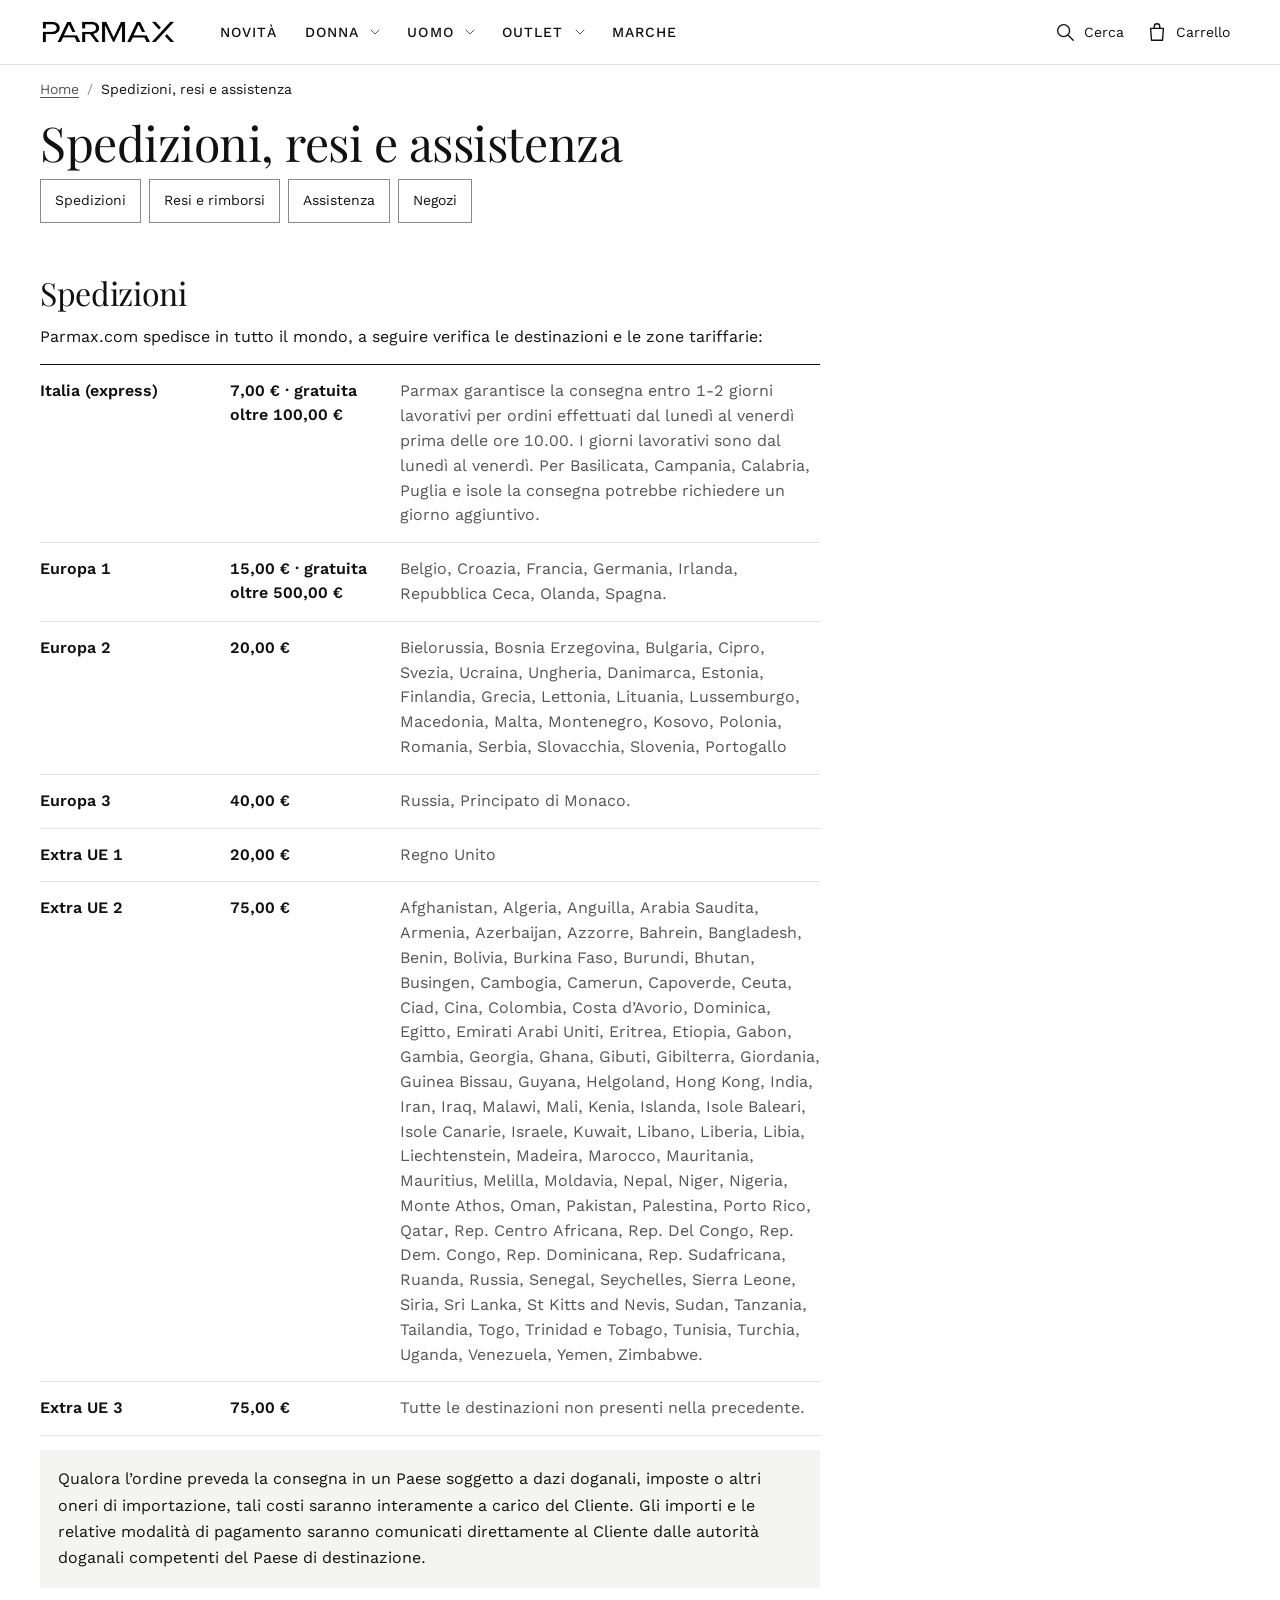
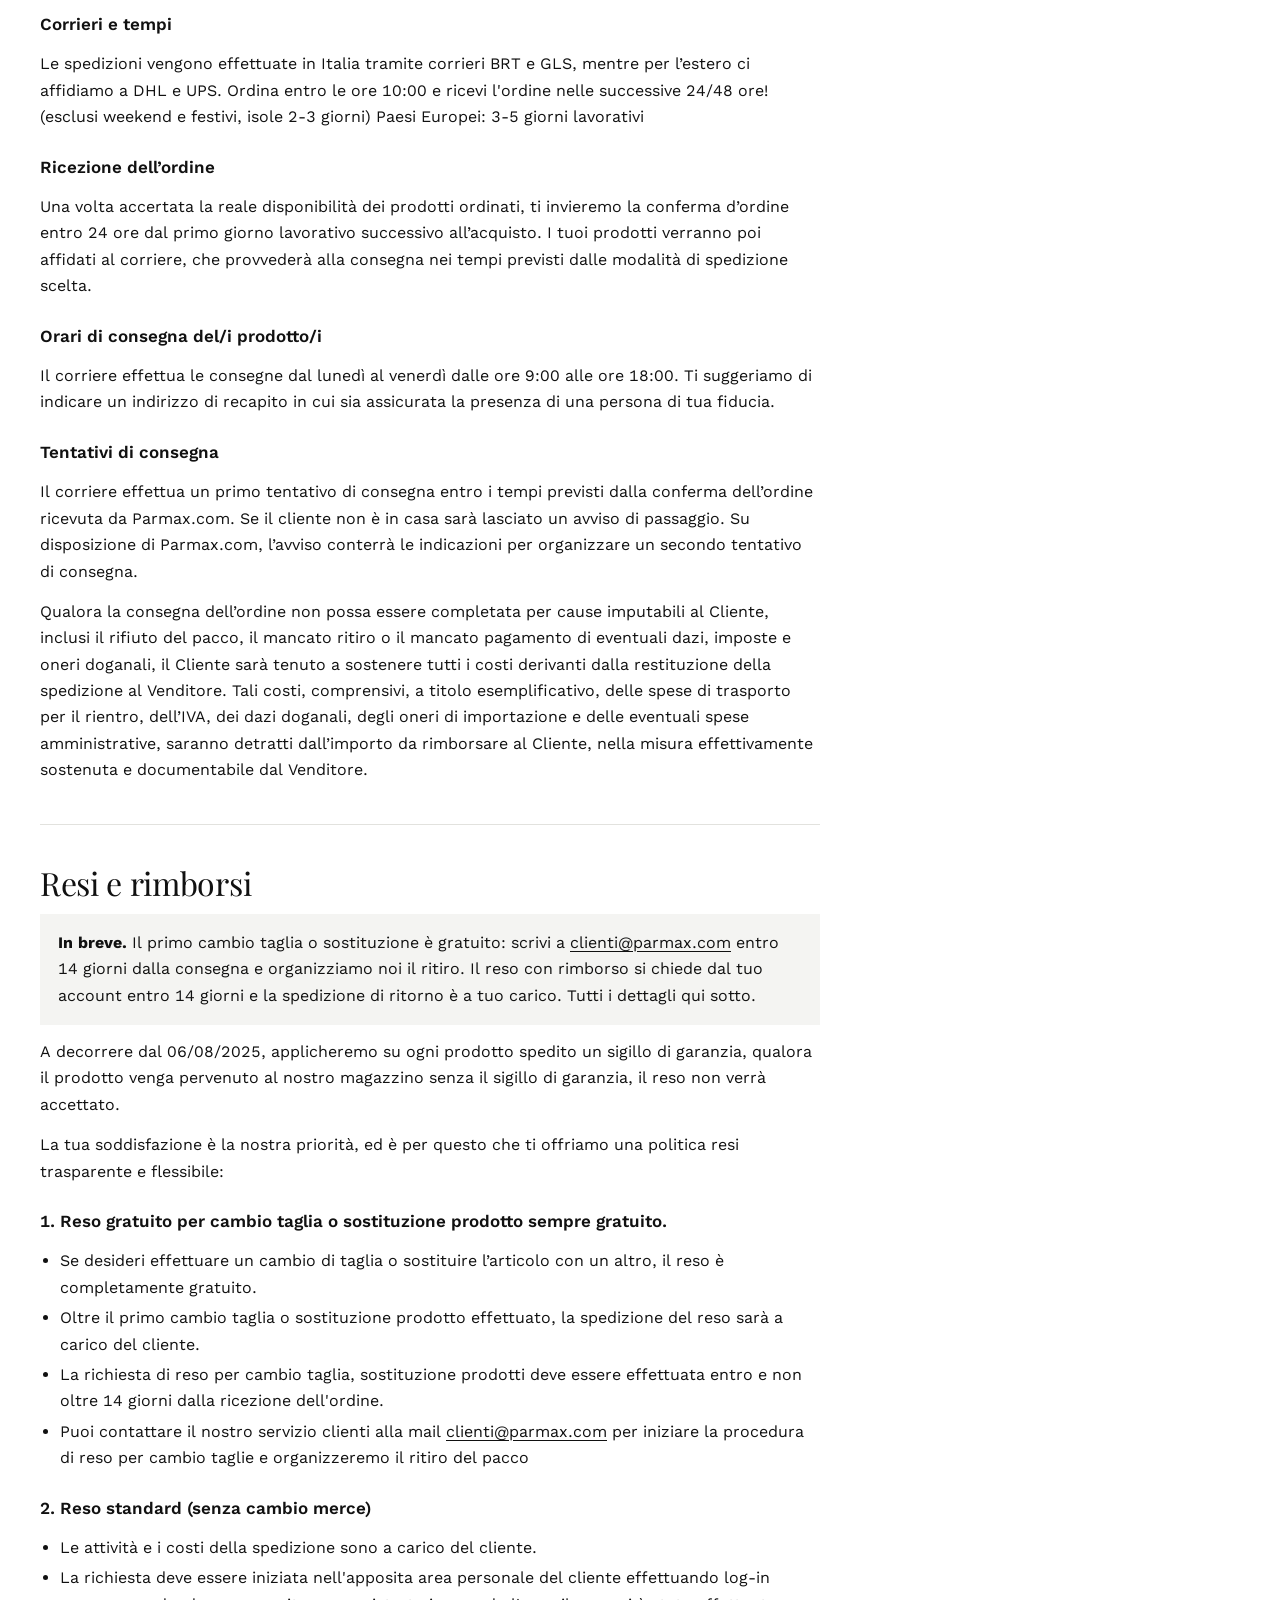
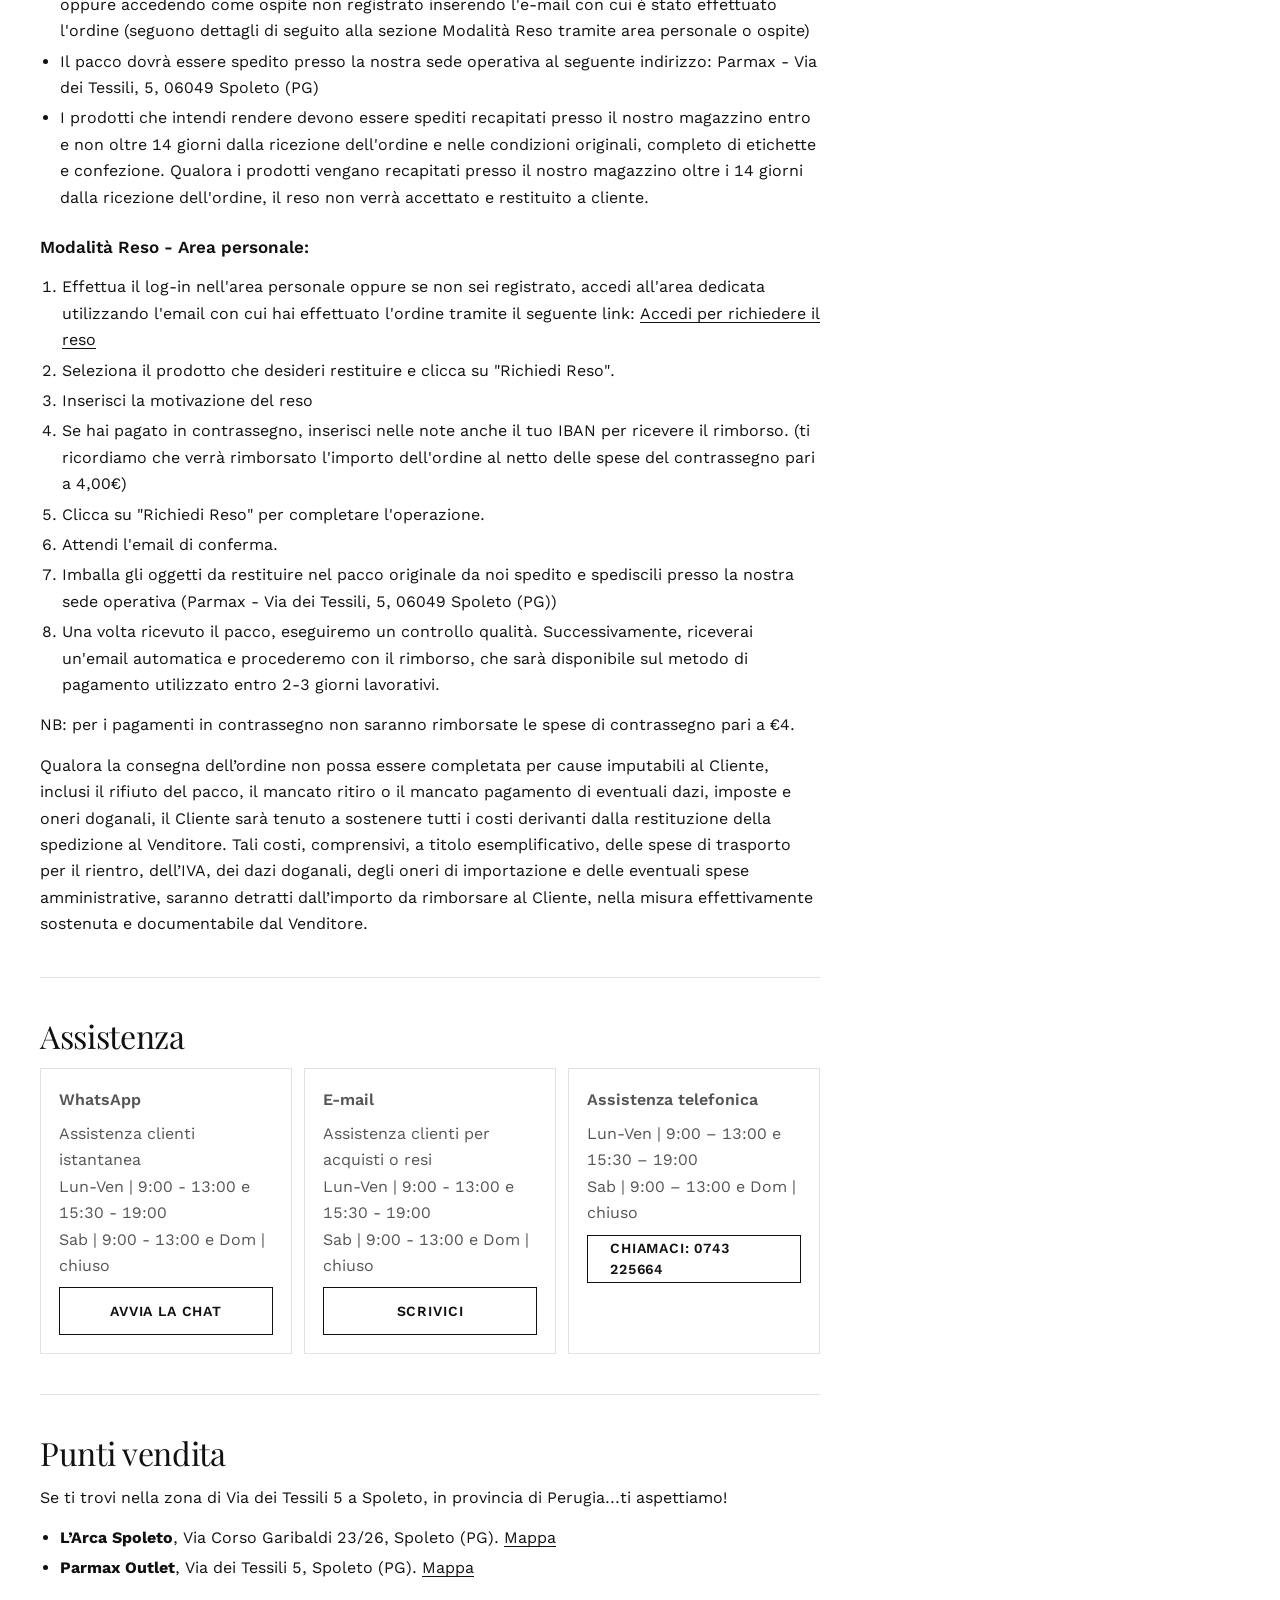
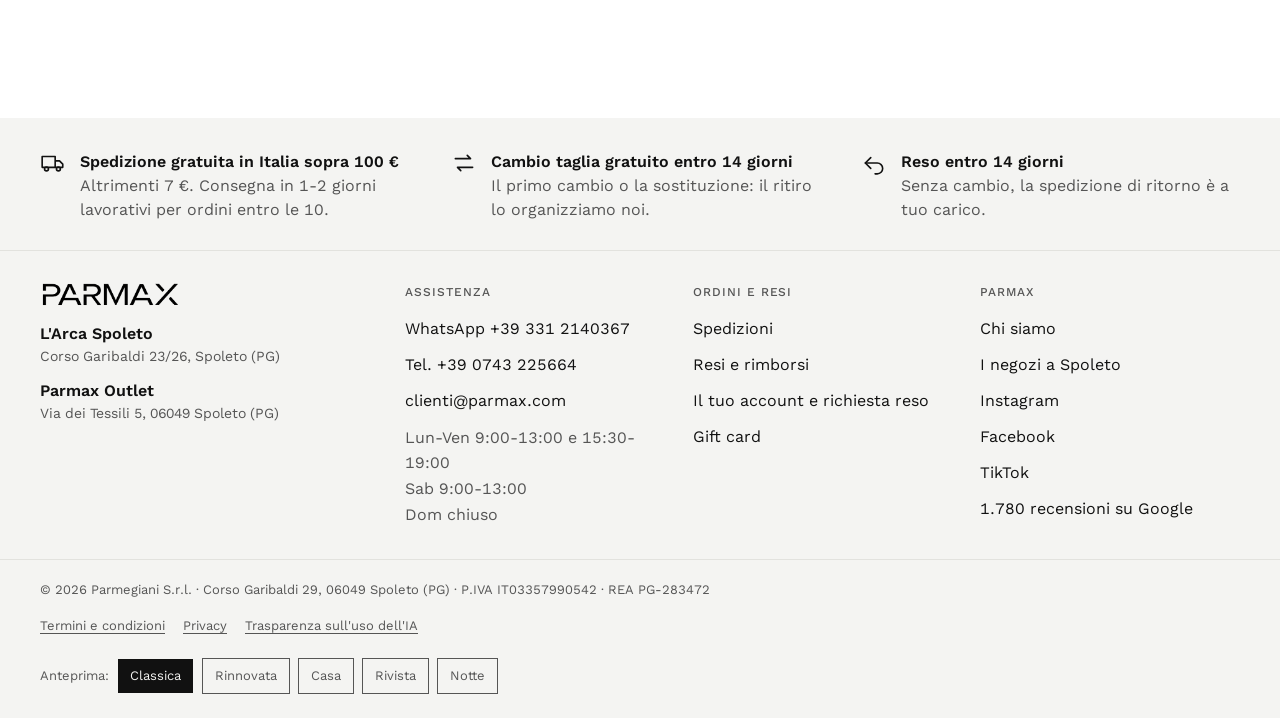
<file: info.html>
<!doctype html>
<html lang="it">
<head>
<!-- Parmax. Codice di Emanuele Parmegiani. -->
<meta charset="utf-8">
<meta name="viewport" content="width=device-width, initial-scale=1">
<!-- anteprima: Google non la deve mettere nei risultati. Da togliere quando il sito va sul dominio vero. -->
<meta name="robots" content="noindex, nofollow">
<title>Spedizioni, resi e assistenza | Parmax</title>
<meta name="description" content="Costi e tempi di spedizione, cambi e resi, contatti dell’assistenza e negozi Parmax a Spoleto.">
<meta property="og:type" content="website">
<meta property="og:site_name" content="Parmax">
<meta property="og:title" content="Spedizioni, resi e assistenza | Parmax">
<meta property="og:description" content="Costi e tempi di spedizione, cambi e resi, contatti dell’assistenza e negozi Parmax a Spoleto.">
<meta property="og:image" content="https://cdn.shopify.com/s/files/1/0773/5364/8412/files/Parmax.com_L_Arca_Spoleto_Shop.png?width=1200">
<meta name="theme-color" content="#ffffff">
<link rel="icon" href="assets/img/favicon-48.png" type="image/png">
<link rel="apple-touch-icon" href="assets/img/apple-touch-icon.png">
<link rel="preconnect" href="https://cdn.shopify.com">
<link rel="preconnect" href="https://fonts.googleapis.com">
<link rel="preconnect" href="https://fonts.gstatic.com" crossorigin>
<link rel="stylesheet" href="assets/css/parmax.css">
<link rel="stylesheet" href="assets/css/nuova.css">
<script>
/* versione da mostrare: ?tema=classica, rinnovata, casa, rivista o notte, ricordata nel browser.
   I due fogli di stile arrivano insieme e si spegne quello che non serve (classica e rinnovata usano parmax.css,
   casa, rivista e notte nuova.css); il carattere si scarica solo per la versione scelta. */
(function () {
  var t, d = document.documentElement, fogli = document.querySelectorAll('link[href^="assets/css/"]');
  try { t = new URLSearchParams(location.search).get("tema"); if (t) localStorage.setItem("parmax:tema", t); else t = localStorage.getItem("parmax:tema"); } catch (e) {}
  if (t === "nuova") t = "casa";
  var nuove = { casa: 1, rivista: 1, notte: 1 };
  t = t === "rinnovata" || nuove[t] ? t : "classica";
  d.dataset.tema = t;
  fogli[0].disabled = !!nuove[t];
  fogli[1].disabled = !nuove[t];
  var l = document.createElement("link");
  l.rel = "stylesheet";
  l.href = "https://fonts.googleapis.com/css2?family=" + { classica: "Playfair+Display:wght@400;500&family=Work+Sans:wght@400..700", rinnovata: "Archivo:wdth,wght@62..125,400..900", casa: "Libre+Caslon+Display&family=Libre+Caslon+Text:ital@1&family=Karla:wght@400..700", rivista: "Bodoni+Moda:ital,opsz,wght@0,6..96,400..700;1,6..96,400..700&family=Figtree:wght@400..700", notte: "Italiana&family=Work+Sans:wght@400..600" }[t] + "&display=swap";
  document.head.appendChild(l);
})();
</script>
</head>
<body data-pagina="info">
<main id="main">
<nav class="bc wrap" aria-label="Sei qui"><ol><li><a href="index.html">Home</a></li><li><span aria-current="page">Spedizioni, resi e assistenza</span></li></ol></nav>
<div class="testo wrap">
  <div class="testo__head">
    <h1 class="h1">Spedizioni, resi e assistenza</h1>
    <nav class="testo__indice" aria-label="In questa pagina">
      <a class="chip" href="#spedizioni">Spedizioni</a><a class="chip" href="#resi">Resi e rimborsi</a><a class="chip" href="#assistenza">Assistenza</a><a class="chip" href="#negozi">Negozi</a>
    </nav>
  </div>

  <section class="testo__sez" id="spedizioni" aria-labelledby="t-sped">
    <h2 class="h2" id="t-sped">Spedizioni</h2>
    <p>Parmax.com spedisce in tutto il mondo, a seguire verifica le destinazioni e le zone tariffarie:</p>
    <div class="zone">
      <div class="zona"><span class="zona__n">Italia (express)</span><span class="zona__p">7,00 € · gratuita oltre 100,00 €</span><span class="zona__paesi">Parmax garantisce la consegna entro 1-2 giorni lavorativi per ordini effettuati dal lunedì al venerdì prima delle ore 10.00. I giorni lavorativi sono dal lunedì al venerdì. Per Basilicata, Campania, Calabria, Puglia e isole la consegna potrebbe richiedere un giorno aggiuntivo.</span></div>
      <div class="zona"><span class="zona__n">Europa 1</span><span class="zona__p">15,00 € · gratuita oltre 500,00 €</span><span class="zona__paesi">Belgio, Croazia, Francia, Germania, Irlanda, Repubblica Ceca, Olanda, Spagna.</span></div>
      <div class="zona"><span class="zona__n">Europa 2</span><span class="zona__p">20,00 €</span><span class="zona__paesi">Bielorussia, Bosnia Erzegovina, Bulgaria, Cipro, Svezia, Ucraina, Ungheria, Danimarca, Estonia, Finlandia, Grecia, Lettonia, Lituania, Lussemburgo, Macedonia, Malta, Montenegro, Kosovo, Polonia, Romania, Serbia, Slovacchia, Slovenia, Portogallo</span></div>
      <div class="zona"><span class="zona__n">Europa 3</span><span class="zona__p">40,00 €</span><span class="zona__paesi">Russia, Principato di Monaco.</span></div>
      <div class="zona"><span class="zona__n">Extra UE 1</span><span class="zona__p">20,00 €</span><span class="zona__paesi">Regno Unito</span></div>
      <div class="zona"><span class="zona__n">Extra UE 2</span><span class="zona__p">75,00 €</span><span class="zona__paesi">Afghanistan, Algeria, Anguilla, Arabia Saudita, Armenia, Azerbaijan, Azzorre, Bahrein, Bangladesh, Benin, Bolivia, Burkina Faso, Burundi, Bhutan, Busingen, Cambogia, Camerun, Capoverde, Ceuta, Ciad, Cina, Colombia, Costa d’Avorio, Dominica, Egitto, Emirati Arabi Uniti, Eritrea, Etiopia, Gabon, Gambia, Georgia, Ghana, Gibuti, Gibilterra, Giordania, Guinea Bissau, Guyana, Helgoland, Hong Kong, India, Iran, Iraq, Malawi, Mali, Kenia, Islanda, Isole Baleari, Isole Canarie, Israele, Kuwait, Libano, Liberia, Libia, Liechtenstein, Madeira, Marocco, Mauritania, Mauritius, Melilla, Moldavia, Nepal, Niger, Nigeria, Monte Athos, Oman, Pakistan, Palestina, Porto Rico, Qatar, Rep. Centro Africana, Rep. Del Congo, Rep. Dem. Congo, Rep. Dominicana, Rep. Sudafricana, Ruanda, Russia, Senegal, Seychelles, Sierra Leone, Siria, Sri Lanka, St Kitts and Nevis, Sudan, Tanzania, Tailandia, Togo, Trinidad e Tobago, Tunisia, Turchia, Uganda, Venezuela, Yemen, Zimbabwe.</span></div>
      <div class="zona"><span class="zona__n">Extra UE 3</span><span class="zona__p">75,00 €</span><span class="zona__paesi">Tutte le destinazioni non presenti nella precedente.</span></div>
    </div>
    <p class="riquadro">Qualora l’ordine preveda la consegna in un Paese soggetto a dazi doganali, imposte o altri oneri di importazione, tali costi saranno interamente a carico del Cliente. Gli importi e le relative modalità di pagamento saranno comunicati direttamente al Cliente dalle autorità doganali competenti del Paese di destinazione.</p>
    <h3>Corrieri e tempi</h3>
    <p>Le spedizioni vengono effettuate in Italia tramite corrieri BRT e GLS, mentre per l’estero ci affidiamo a DHL e UPS. Ordina entro le ore 10:00 e ricevi l'ordine nelle successive 24/48 ore! (esclusi weekend e festivi, isole 2-3 giorni) Paesi Europei: 3-5 giorni lavorativi</p>
    <h3>Ricezione dell’ordine</h3>
    <p>Una volta accertata la reale disponibilità dei prodotti ordinati, ti invieremo la conferma d’ordine entro 24 ore dal primo giorno lavorativo successivo all’acquisto. I tuoi prodotti verranno poi affidati al corriere, che provvederà alla consegna nei tempi previsti dalle modalità di spedizione scelta.</p>
    <h3>Orari di consegna del/i prodotto/i</h3>
    <p>Il corriere effettua le consegne dal lunedì al venerdì dalle ore 9:00 alle ore 18:00. Ti suggeriamo di indicare un indirizzo di recapito in cui sia assicurata la presenza di una persona di tua fiducia.</p>
    <h3>Tentativi di consegna</h3>
    <p>Il corriere effettua un primo tentativo di consegna entro i tempi previsti dalla conferma dell’ordine ricevuta da Parmax.com. Se il cliente non è in casa sarà lasciato un avviso di passaggio. Su disposizione di Parmax.com, l’avviso conterrà le indicazioni per organizzare un secondo tentativo di consegna.</p>
    <p>Qualora la consegna dell’ordine non possa essere completata per cause imputabili al Cliente, inclusi il rifiuto del pacco, il mancato ritiro o il mancato pagamento di eventuali dazi, imposte e oneri doganali, il Cliente sarà tenuto a sostenere tutti i costi derivanti dalla restituzione della spedizione al Venditore. Tali costi, comprensivi, a titolo esemplificativo, delle spese di trasporto per il rientro, dell’IVA, dei dazi doganali, degli oneri di importazione e delle eventuali spese amministrative, saranno detratti dall’importo da rimborsare al Cliente, nella misura effettivamente sostenuta e documentabile dal Venditore.</p>
  </section>

  <section class="testo__sez" id="resi" aria-labelledby="t-resi">
    <h2 class="h2" id="t-resi">Resi e rimborsi</h2>
    <div class="riquadro">
      <p><strong>In breve.</strong> Il primo cambio taglia o sostituzione è gratuito: scrivi a <a href="mailto:clienti@parmax.com">clienti@parmax.com</a> entro 14 giorni dalla consegna e organizziamo noi il ritiro. Il reso con rimborso si chiede dal tuo account entro 14 giorni e la spedizione di ritorno è a tuo carico. Tutti i dettagli qui sotto.</p>
    </div>
    <p>A decorrere dal 06/08/2025, applicheremo su ogni prodotto spedito un sigillo di garanzia, qualora il prodotto venga pervenuto al nostro magazzino senza il sigillo di garanzia, il reso non verrà accettato.</p>
    <p>La tua soddisfazione è la nostra priorità, ed è per questo che ti offriamo una politica resi trasparente e flessibile:</p>
    <h3>1. Reso gratuito per cambio taglia o sostituzione prodotto sempre gratuito.</h3>
    <ul class="punti">
      <li>Se desideri effettuare un cambio di taglia o sostituire l’articolo con un altro, il reso è completamente gratuito.</li>
      <li>Oltre il primo cambio taglia o sostituzione prodotto effettuato, la spedizione del reso sarà a carico del cliente.</li>
      <li>La richiesta di reso per cambio taglia, sostituzione prodotti deve essere effettuata entro e non oltre 14 giorni dalla ricezione dell'ordine.</li>
      <li>Puoi contattare il nostro servizio clienti alla mail <a href="mailto:clienti@parmax.com">clienti@parmax.com</a> per iniziare la procedura di reso per cambio taglie e organizzeremo il ritiro del pacco</li>
    </ul>
    <h3>2. Reso standard (senza cambio merce)</h3>
    <ul class="punti">
      <li>Le attività e i costi della spedizione sono a carico del cliente.</li>
      <li>La richiesta deve essere iniziata nell'apposita area personale del cliente effettuando log-in oppure accedendo come ospite non registrato inserendo l'e-mail con cui è stato effettuato l'ordine (seguono dettagli di seguito alla sezione Modalità Reso tramite area personale o ospite)</li>
      <li>Il pacco dovrà essere spedito presso la nostra sede operativa al seguente indirizzo: Parmax - Via dei Tessili, 5, 06049 Spoleto (PG)</li>
      <li>I prodotti che intendi rendere devono essere spediti recapitati presso il nostro magazzino entro e non oltre 14 giorni dalla ricezione dell'ordine e nelle condizioni originali, completo di etichette e confezione. Qualora i prodotti vengano recapitati presso il nostro magazzino oltre i 14 giorni dalla ricezione dell'ordine, il reso non verrà accettato e restituito a cliente.</li>
    </ul>
    <h3>Modalità Reso - Area personale:</h3>
    <ol class="punti">
      <li>Effettua il log-in nell'area personale oppure se non sei registrato, accedi all'area dedicata utilizzando l'email con cui hai effettuato l'ordine tramite il seguente link: <a href="https://parmax.com/account" target="_blank" rel="noopener">Accedi per richiedere il reso<span class="sr"> (si apre in una nuova scheda)</span></a></li>
      <li>Seleziona il prodotto che desideri restituire e clicca su "Richiedi Reso".</li>
      <li>Inserisci la motivazione del reso</li>
      <li>Se hai pagato in contrassegno, inserisci nelle note anche il tuo IBAN per ricevere il rimborso. (ti ricordiamo che verrà rimborsato l'importo dell'ordine al netto delle spese del contrassegno pari a 4,00€)</li>
      <li>Clicca su "Richiedi Reso" per completare l'operazione.</li>
      <li>Attendi l'email di conferma.</li>
      <li>Imballa gli oggetti da restituire nel pacco originale da noi spedito e spediscili presso la nostra sede operativa (Parmax - Via dei Tessili, 5, 06049 Spoleto (PG))</li>
      <li>Una volta ricevuto il pacco, eseguiremo un controllo qualità. Successivamente, riceverai un'email automatica e procederemo con il rimborso, che sarà disponibile sul metodo di pagamento utilizzato entro 2-3 giorni lavorativi.</li>
    </ol>
    <p>NB: per i pagamenti in contrassegno non saranno rimborsate le spese di contrassegno pari a €4.</p>
    <p>Qualora la consegna dell’ordine non possa essere completata per cause imputabili al Cliente, inclusi il rifiuto del pacco, il mancato ritiro o il mancato pagamento di eventuali dazi, imposte e oneri doganali, il Cliente sarà tenuto a sostenere tutti i costi derivanti dalla restituzione della spedizione al Venditore. Tali costi, comprensivi, a titolo esemplificativo, delle spese di trasporto per il rientro, dell’IVA, dei dazi doganali, degli oneri di importazione e delle eventuali spese amministrative, saranno detratti dall’importo da rimborsare al Cliente, nella misura effettivamente sostenuta e documentabile dal Venditore.</p>
  </section>

  <section class="testo__sez" id="assistenza" aria-labelledby="t-ass">
    <h2 class="h2" id="t-ass">Assistenza</h2>
    <div class="contatti">
      <div class="contatto">
        <p class="contatto__t">WhatsApp</p>
        <p>Assistenza clienti istantanea<br>Lun-Ven | 9:00 - 13:00 e 15:30 - 19:00<br>Sab | 9:00 - 13:00 e Dom | chiuso</p>
        <a class="btn btn--linea" href="https://wa.me/393312140367?text=Buongiorno%2C%20vi%20scrivo%20dal%20sito%20Parmax" target="_blank" rel="noopener">Avvia la chat<span class="sr"> (si apre in una nuova scheda)</span></a>
      </div>
      <div class="contatto">
        <p class="contatto__t">E-mail</p>
        <p>Assistenza clienti per acquisti o resi<br>Lun-Ven | 9:00 - 13:00 e 15:30 - 19:00<br>Sab | 9:00 - 13:00 e Dom | chiuso</p>
        <a class="btn btn--linea" href="mailto:clienti@parmax.com">Scrivici</a>
      </div>
      <div class="contatto">
        <p class="contatto__t">Assistenza telefonica</p>
        <p>Lun-Ven | 9:00 – 13:00 e 15:30 – 19:00<br>Sab | 9:00 – 13:00 e Dom | chiuso</p>
        <a class="btn btn--linea" href="tel:+390743225664">Chiamaci: 0743 225664</a>
      </div>
    </div>
  </section>

  <section class="testo__sez" id="negozi" aria-labelledby="t-neg">
    <h2 class="h2" id="t-neg">Punti vendita</h2>
    <p>Se ti trovi nella zona di Via dei Tessili 5 a Spoleto, in provincia di Perugia...ti aspettiamo!</p>
    <ul class="punti">
      <li><strong>L’Arca Spoleto</strong>, Via Corso Garibaldi 23/26, Spoleto (PG). <a href="https://www.google.com/maps/search/?api=1&amp;query=L%27Arca+Spoleto+Corso+Garibaldi+Spoleto" target="_blank" rel="noopener">Mappa<span class="sr"> (si apre in una nuova scheda)</span></a></li>
      <li><strong>Parmax Outlet</strong>, Via dei Tessili 5, Spoleto (PG). <a href="https://www.google.com/maps/search/?api=1&amp;query=Parmax+Outlet+Via+dei+Tessili+5+Spoleto" target="_blank" rel="noopener">Mappa<span class="sr"> (si apre in una nuova scheda)</span></a></li>
    </ul>
  </section>
</div>
</main>
<script src="assets/js/catalogo.js"></script>
<script src="assets/js/prodotti.js"></script>
<script src="assets/js/parmax.js"></script>
</body>
</html>
</file>
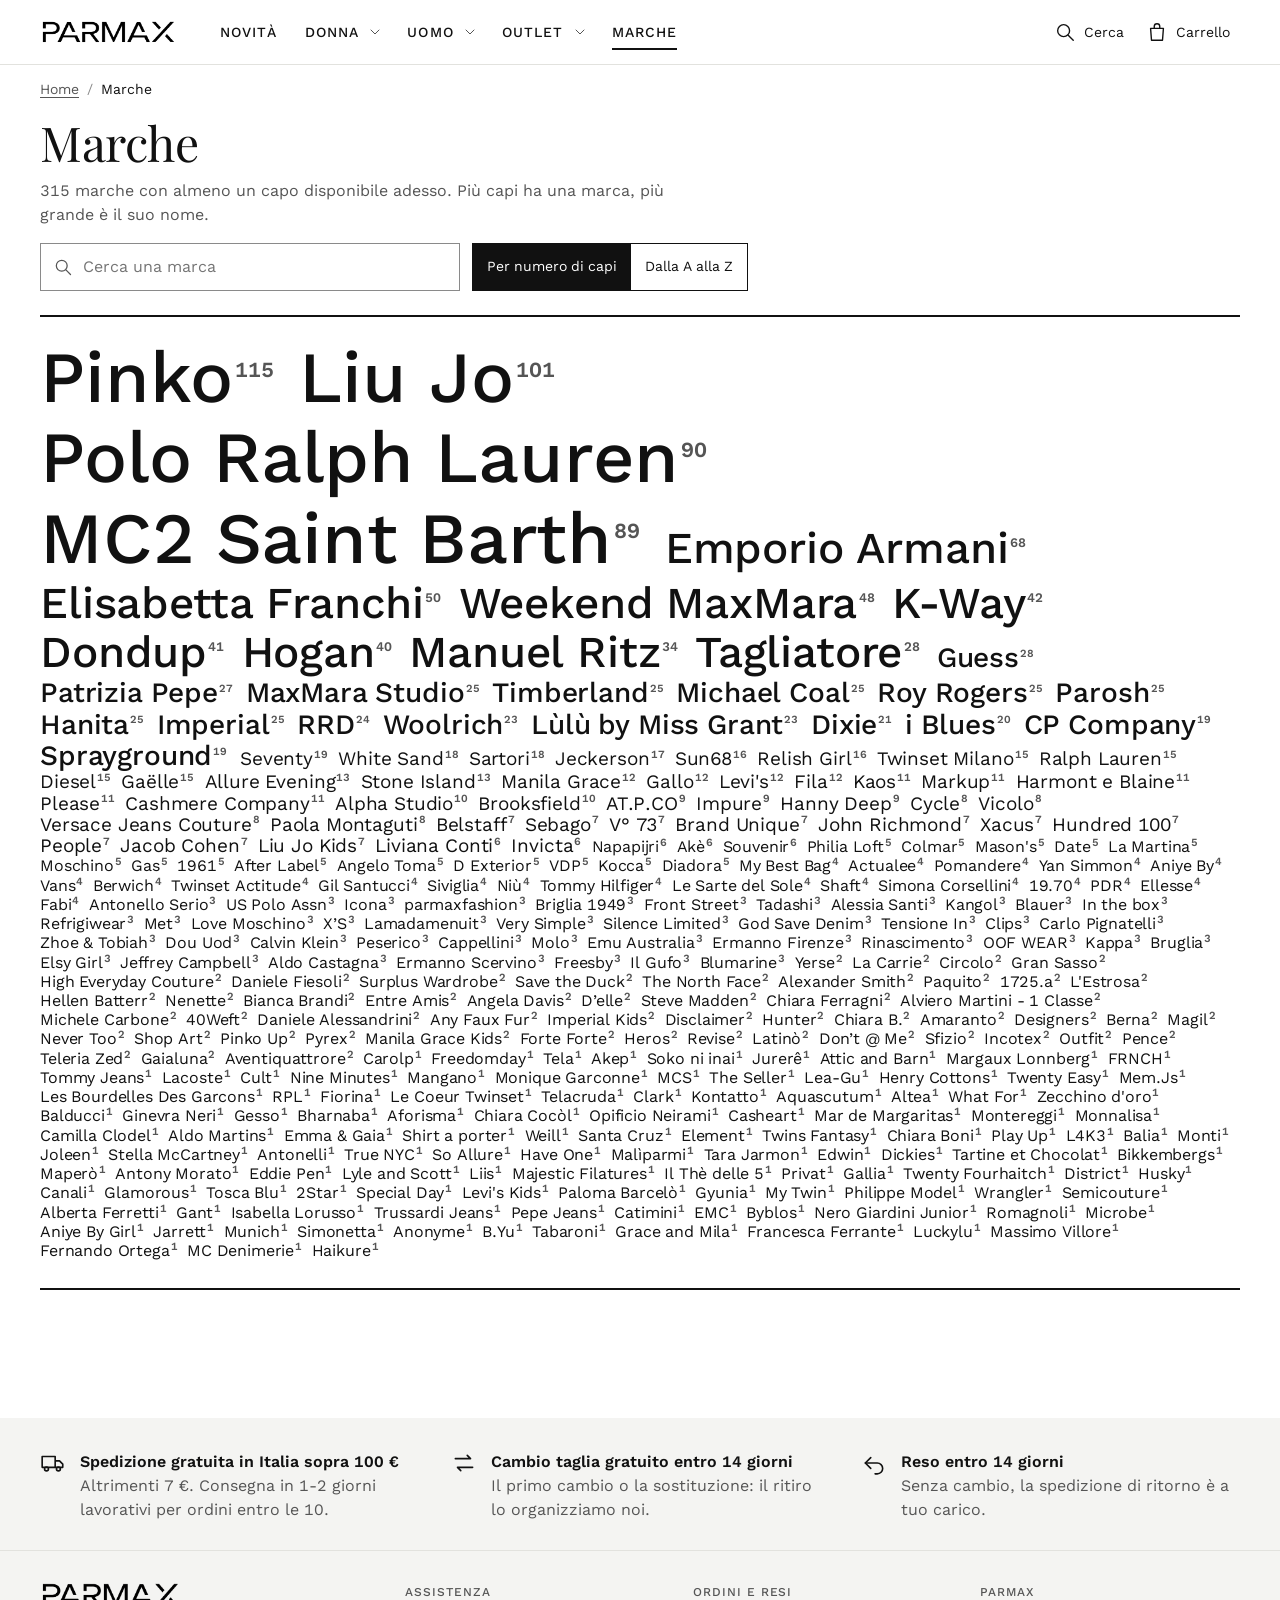
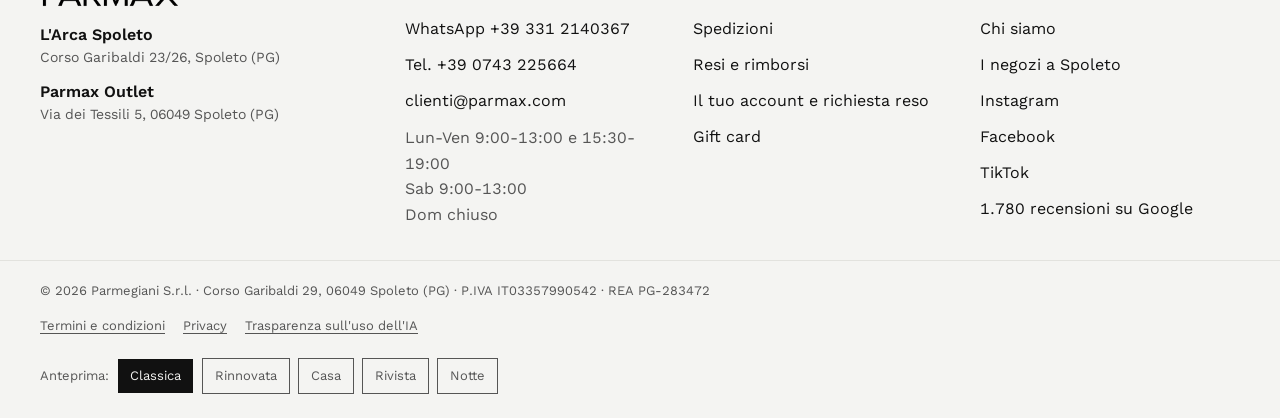
<file: marche.html>
<!doctype html>
<html lang="it">
<head>
<!-- Parmax. Codice di Emanuele Parmegiani. -->
<meta charset="utf-8">
<meta name="viewport" content="width=device-width, initial-scale=1">
<!-- anteprima: Google non la deve mettere nei risultati. Da togliere quando il sito va sul dominio vero. -->
<meta name="robots" content="noindex, nofollow">
<title>Marche | Parmax</title>
<meta name="description" content="Tutte le marche disponibili da Parmax, boutique multimarca di Spoleto.">
<meta property="og:type" content="website">
<meta property="og:site_name" content="Parmax">
<meta property="og:title" content="Marche | Parmax">
<meta property="og:description" content="Tutte le marche disponibili da Parmax, boutique multimarca di Spoleto.">
<meta property="og:image" content="https://cdn.shopify.com/s/files/1/0773/5364/8412/files/Parmax.com_L_Arca_Spoleto_Shop.png?width=1200">
<meta name="theme-color" content="#ffffff">
<link rel="icon" href="assets/img/favicon-48.png" type="image/png">
<link rel="apple-touch-icon" href="assets/img/apple-touch-icon.png">
<link rel="preconnect" href="https://cdn.shopify.com">
<link rel="preconnect" href="https://fonts.googleapis.com">
<link rel="preconnect" href="https://fonts.gstatic.com" crossorigin>
<link rel="stylesheet" href="assets/css/parmax.css">
<link rel="stylesheet" href="assets/css/nuova.css">
<script>
/* versione da mostrare: ?tema=classica, rinnovata, casa, rivista o notte, ricordata nel browser.
   I due fogli di stile arrivano insieme e si spegne quello che non serve (classica e rinnovata usano parmax.css,
   casa, rivista e notte nuova.css); il carattere si scarica solo per la versione scelta. */
(function () {
  var t, d = document.documentElement, fogli = document.querySelectorAll('link[href^="assets/css/"]');
  try { t = new URLSearchParams(location.search).get("tema"); if (t) localStorage.setItem("parmax:tema", t); else t = localStorage.getItem("parmax:tema"); } catch (e) {}
  if (t === "nuova") t = "casa";
  var nuove = { casa: 1, rivista: 1, notte: 1 };
  t = t === "rinnovata" || nuove[t] ? t : "classica";
  d.dataset.tema = t;
  fogli[0].disabled = !!nuove[t];
  fogli[1].disabled = !nuove[t];
  var l = document.createElement("link");
  l.rel = "stylesheet";
  l.href = "https://fonts.googleapis.com/css2?family=" + { classica: "Playfair+Display:wght@400;500&family=Work+Sans:wght@400..700", rinnovata: "Archivo:wdth,wght@62..125,400..900", casa: "Libre+Caslon+Display&family=Libre+Caslon+Text:ital@1&family=Karla:wght@400..700", rivista: "Bodoni+Moda:ital,opsz,wght@0,6..96,400..700;1,6..96,400..700&family=Figtree:wght@400..700", notte: "Italiana&family=Work+Sans:wght@400..600" }[t] + "&display=swap";
  document.head.appendChild(l);
})();
</script>
</head>
<body data-pagina="marche" data-sezione="marche">
<main id="main"><noscript><p class="wrap caricamento">Per vedere i prodotti serve JavaScript attivo nel browser. Puoi chiamarci al +39 0743 225664 o scriverci a clienti@parmax.com.</p></noscript></main>
<script src="assets/js/catalogo.js"></script>
<script src="assets/js/prodotti.js"></script>
<script src="assets/js/parmax.js"></script>
</body>
</html>
</file>
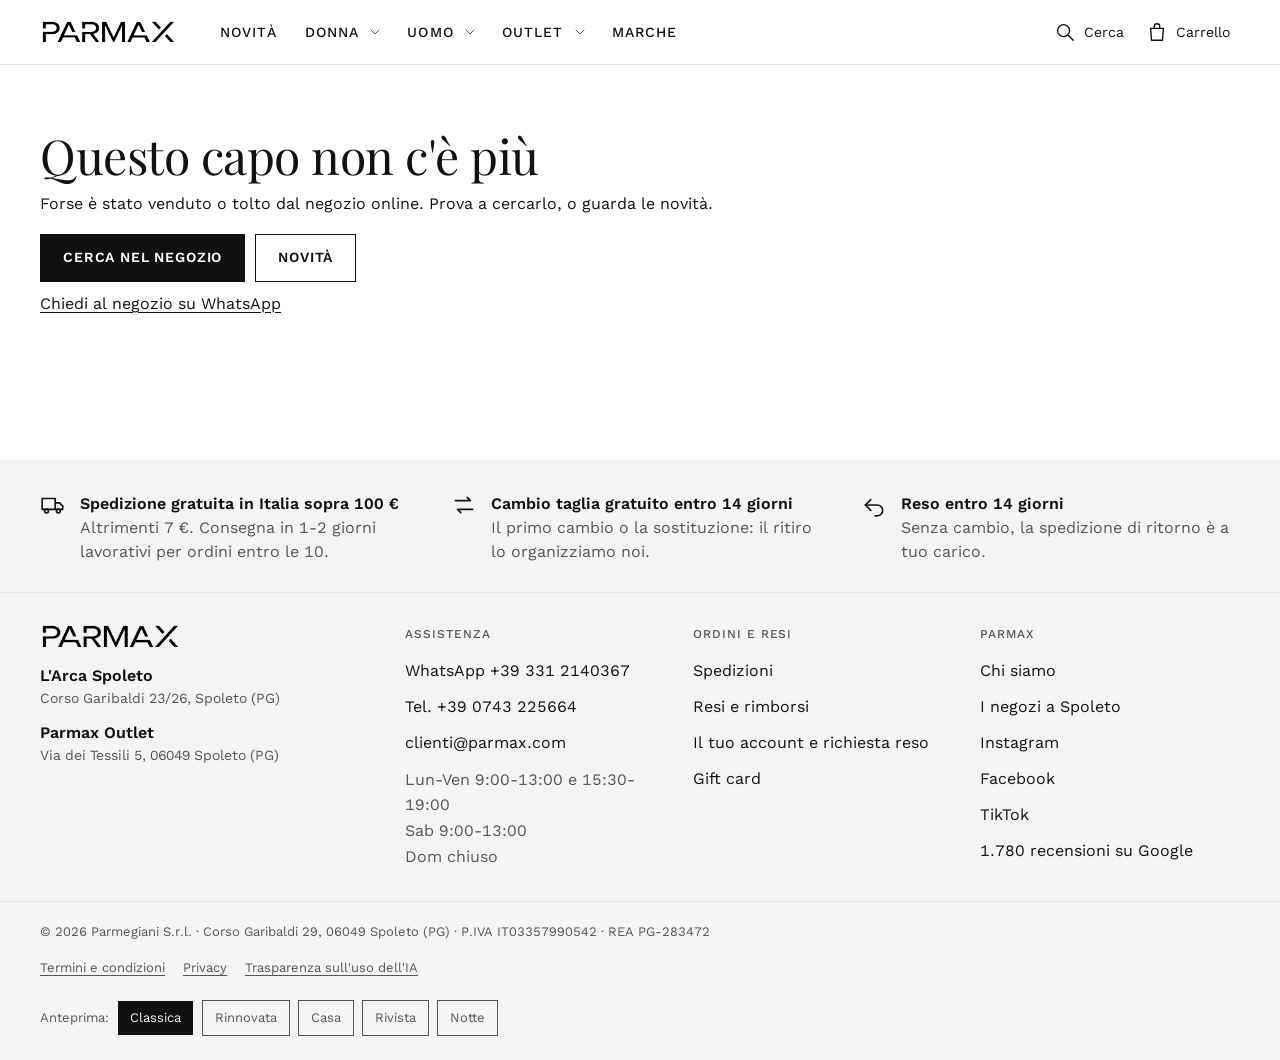
<file: prodotto.html>
<!doctype html>
<html lang="it">
<head>
<!-- Parmax. Codice di Emanuele Parmegiani. -->
<meta charset="utf-8">
<meta name="viewport" content="width=device-width, initial-scale=1">
<!-- anteprima: Google non la deve mettere nei risultati. Da togliere quando il sito va sul dominio vero. -->
<meta name="robots" content="noindex, nofollow">
<title>Parmax</title>
<meta name="description" content="Abbigliamento firmato da Parmax, Spoleto.">
<meta property="og:type" content="website">
<meta property="og:site_name" content="Parmax">
<meta property="og:title" content="Parmax">
<meta property="og:description" content="Abbigliamento firmato da Parmax, Spoleto.">
<meta property="og:image" content="https://cdn.shopify.com/s/files/1/0773/5364/8412/files/Parmax.com_L_Arca_Spoleto_Shop.png?width=1200">
<meta name="theme-color" content="#ffffff">
<link rel="icon" href="assets/img/favicon-48.png" type="image/png">
<link rel="apple-touch-icon" href="assets/img/apple-touch-icon.png">
<link rel="preconnect" href="https://cdn.shopify.com">
<link rel="preconnect" href="https://fonts.googleapis.com">
<link rel="preconnect" href="https://fonts.gstatic.com" crossorigin>
<link rel="stylesheet" href="assets/css/parmax.css">
<link rel="stylesheet" href="assets/css/nuova.css">
<script>
/* versione da mostrare: ?tema=classica, rinnovata, casa, rivista o notte, ricordata nel browser.
   I due fogli di stile arrivano insieme e si spegne quello che non serve (classica e rinnovata usano parmax.css,
   casa, rivista e notte nuova.css); il carattere si scarica solo per la versione scelta. */
(function () {
  var t, d = document.documentElement, fogli = document.querySelectorAll('link[href^="assets/css/"]');
  try { t = new URLSearchParams(location.search).get("tema"); if (t) localStorage.setItem("parmax:tema", t); else t = localStorage.getItem("parmax:tema"); } catch (e) {}
  if (t === "nuova") t = "casa";
  var nuove = { casa: 1, rivista: 1, notte: 1 };
  t = t === "rinnovata" || nuove[t] ? t : "classica";
  d.dataset.tema = t;
  fogli[0].disabled = !!nuove[t];
  fogli[1].disabled = !nuove[t];
  var l = document.createElement("link");
  l.rel = "stylesheet";
  l.href = "https://fonts.googleapis.com/css2?family=" + { classica: "Playfair+Display:wght@400;500&family=Work+Sans:wght@400..700", rinnovata: "Archivo:wdth,wght@62..125,400..900", casa: "Libre+Caslon+Display&family=Libre+Caslon+Text:ital@1&family=Karla:wght@400..700", rivista: "Bodoni+Moda:ital,opsz,wght@0,6..96,400..700;1,6..96,400..700&family=Figtree:wght@400..700", notte: "Italiana&family=Work+Sans:wght@400..600" }[t] + "&display=swap";
  document.head.appendChild(l);
})();
</script>
</head>
<body data-pagina="prodotto">
<main id="main"><noscript><p class="wrap caricamento">Per vedere i prodotti serve JavaScript attivo nel browser. Puoi chiamarci al +39 0743 225664 o scriverci a clienti@parmax.com.</p></noscript></main>
<script src="assets/js/catalogo.js"></script>
<script src="assets/js/prodotti.js"></script>
<script src="assets/js/parmax.js"></script>
</body>
</html>
</file>
<file: assets/css/parmax.css>
/* ==========================================================================
   Parmax: sistema di design
   Codice di Emanuele Parmegiani.
   Due versioni sugli stessi componenti, scelte con data-tema su <html>:
   - classica: il marchio di oggi, bianco e nero, Work Sans; titoli grandi in Playfair Display,
     il carattere che parmax.com usa nel riquadro "La nostra storia";
   - rinnovata: il cartellone delle marche, blu cobalto pieno nelle zone "manifesto",
     bianco dove ci sono le foto (i colori dei capi restano veri), Archivo da stretto a normale.
   Telefono < 760 px, tablet 760-1119 px, computer >= 1120 px.
   ========================================================================== */

:root {
  --bg: #fff;
  --bg-2: #f4f4f2;
  --ink: #111;
  --ink-2: #555;
  --line: #e2e2de;
  --line-3: #8a8a8a; /* bordi dei controlli: almeno 3:1 sul bianco */
  --sale: #b3261e;
  --state: #111;
  --state-ink: #fff;
  --btn: #111;
  --btn-ink: #fff;
  --focus: #111;
  --poster: #111;
  --poster-ink: #fff;
  --poster-ink-2: #d6d6d6;
  --ftr: #f4f4f2;
  --ftr-ink: #111;
  --ftr-ink-2: #555;
  --scrim: rgba(12, 12, 16, 0.5);

  --font: "Work Sans", system-ui, -apple-system, "Segoe UI", sans-serif;
  --d-font: "Playfair Display", Georgia, "Times New Roman", serif;
  --d-stretch: 100%;
  --d-weight: 400;
  --d-case: none;
  --d-track: -0.01em;
  --d-line: 1.1;
  --lbl-stretch: 100%;
  --lbl-weight: 500;
  --lbl-track: 0.08em;

  --gut: 16px;
  --hdr: 56px;
  --ease: cubic-bezier(0.2, 0.8, 0.2, 1);
}
:root[data-tema="rinnovata"] {
  --ink: #0b0b14;
  --ink-2: #4a4a58;
  --line: #e1e2ea;
  --line-3: #868696;
  --sale: #1d34d8;
  --state: #1d34d8;
  --state-ink: #fff;
  --btn: #0b0b14;
  --poster: #1d34d8;
  --poster-ink: #fff;
  --poster-ink-2: #dde2ff;
  --ftr: #1d34d8;
  --ftr-ink: #fff;
  --ftr-ink-2: #dde2ff;

  --font: "Archivo", system-ui, -apple-system, "Segoe UI", sans-serif;
  --d-font: var(--font);
  --d-stretch: 62%;
  --d-weight: 800;
  --d-case: uppercase;
  --d-track: 0;
  --d-line: 0.92;
  --lbl-stretch: 78%;
  --lbl-weight: 700;
  --lbl-track: 0.06em;
}
@media (min-width: 760px) {
  :root { --gut: 24px; }
}
@media (min-width: 1120px) {
  :root { --gut: 40px; --hdr: 64px; }
}

/* ------------------------------------------------------------------ base */
*, *::before, *::after { box-sizing: border-box; }
html { -webkit-text-size-adjust: 100%; scroll-padding-top: calc(var(--hdr) + 12px); }
body {
  margin: 0;
  background: var(--bg);
  color: var(--ink);
  font-family: var(--font);
  font-size: 16px;
  line-height: 1.5;
  font-variant-numeric: tabular-nums;
  -webkit-font-smoothing: antialiased;
  overflow-x: clip;
}
body:has(dialog[open]) { overflow: hidden; }
img { display: block; max-width: 100%; height: auto; }
a { color: inherit; text-underline-offset: 0.2em; text-decoration-thickness: 1px; }
button, input, select { font: inherit; color: inherit; }
button { cursor: pointer; background: none; border: 0; padding: 0; }
h1, h2, h3, h4, p, ul, ol, figure { margin: 0; }
ul, ol { padding: 0; list-style: none; }
::selection { background: var(--state); color: var(--state-ink); }
:focus-visible { outline: 2px solid var(--focus); outline-offset: 2px; }
[hidden] { display: none !important; }
.sr {
  position: absolute !important; width: 1px; height: 1px; padding: 0; margin: -1px;
  overflow: hidden; clip: rect(0 0 0 0); white-space: nowrap; border: 0;
}
.skip {
  position: absolute; left: 8px; top: -60px; z-index: 100; padding: 12px 16px;
  background: var(--btn); color: var(--btn-ink); text-decoration: none;
}
.skip:focus { top: 8px; }
.wrap { width: 100%; max-width: 1480px; margin-inline: auto; padding-inline: var(--gut); }
.ico { width: 22px; height: 22px; fill: none; stroke: currentColor; stroke-width: 1.5; stroke-linecap: round; stroke-linejoin: round; flex: none; }
.ico--wa { fill: currentColor; stroke: none; width: 20px; height: 20px; }
.n { color: var(--ink-2); font-weight: 400; font-size: 0.86em; }

/* titoli: nella rinnovata, Archivo strettissimo e maiuscolo come un cartellone */
.h1, .h2, .hero-c__h, .pdp__nome, .panel__title {
  font-family: var(--d-font);
  font-stretch: var(--d-stretch);
  font-weight: var(--d-weight);
  text-transform: var(--d-case);
  letter-spacing: var(--d-track);
  line-height: var(--d-line);
  text-wrap: balance;
}
.h1 { font-size: clamp(30px, 6.4vw, 48px); }
.h2 { font-size: clamp(24px, 4.6vw, 32px); }
[data-tema="rinnovata"] .h1 { font-size: clamp(40px, 10vw, 72px); }
[data-tema="rinnovata"] .h2 { font-size: clamp(32px, 7vw, 48px); }

/* etichette: maiuscolo con poco spazio fra le lettere, mai sotto i 12 px */
.card__m, .pdp__marca, .riga__m, .cerca__m, .mega__h, .cerca__h, .fg__sub, .mlist__h, .ftr__h {
  font-size: 12px;
  font-stretch: var(--lbl-stretch);
  font-weight: var(--lbl-weight);
  letter-spacing: var(--lbl-track);
  text-transform: uppercase;
}

/* --------------------------------------------------------------- pulsanti */
.btn {
  display: inline-flex; align-items: center; justify-content: center; gap: 8px;
  min-height: 48px; padding: 0 22px;
  font-size: 14px; font-weight: 600; letter-spacing: 0.06em; text-transform: uppercase;
  font-stretch: var(--lbl-stretch);
  text-decoration: none; border: 1px solid transparent; border-radius: 0;
  transition: background-color 0.18s, color 0.18s, border-color 0.18s;
}
[data-tema="rinnovata"] .btn { font-size: 16px; font-weight: 700; letter-spacing: 0.04em; }
.btn--primario { background: var(--btn); color: var(--btn-ink); }
.btn--primario:hover { background: var(--state); }
:root:not([data-tema="rinnovata"]) .btn--primario:hover { background: #333; }
.btn--linea { border-color: var(--ink); color: var(--ink); background: transparent; }
.btn--linea:hover { background: var(--ink); color: var(--bg); }
.btn--chiaro { background: #fff; color: #111; }
.btn--chiaro:hover { background: #111; color: #fff; box-shadow: inset 0 0 0 1px #fff; }
.btn--pieno { width: 100%; }
.btn.is-off { opacity: 0.45; pointer-events: none; }
.link-freccia { display: inline-flex; align-items: center; gap: 6px; font-size: 15px; font-weight: 500; text-decoration: none; border-bottom: 1px solid currentColor; padding-bottom: 2px; }
.link-freccia .ico { width: 18px; height: 18px; transition: transform 0.2s var(--ease); }
.link-freccia:hover .ico { transform: translateX(3px); }
.link, .link-rimuovi { text-decoration: underline; font-size: 14px; color: var(--ink-2); padding: 6px 0; min-height: 32px; }
.link-rimuovi:hover, .link:hover { color: var(--ink); }
.iconbtn { display: inline-flex; align-items: center; justify-content: center; gap: 8px; min-width: 44px; height: 44px; position: relative; }
.chip {
  display: inline-flex; align-items: center; gap: 6px; min-height: 40px; padding: 0 14px;
  border: 1px solid var(--line-3); font-size: 14px; text-decoration: none; white-space: nowrap; background: var(--bg);
}
.chip:hover { border-color: var(--ink); }
.chip--on { background: var(--state); color: var(--state-ink); border-color: var(--state); }
.chip .ico { width: 16px; height: 16px; }
.chips { display: flex; flex-wrap: wrap; gap: 8px; }
.badge {
  position: absolute; top: 4px; right: 0; min-width: 18px; height: 18px; padding: 0 5px;
  display: grid; place-items: center; border-radius: 9px;
  background: var(--state); color: var(--state-ink); font-size: 11px; font-weight: 700; line-height: 1;
}

/* ----------------------------------------------------------- intestazione */
.hdr { position: sticky; top: 0; z-index: 40; background: var(--bg); border-bottom: 1px solid var(--line); }
.hdr__bar { display: grid; grid-template-columns: 44px 1fr auto; align-items: center; height: var(--hdr); gap: 8px; }
.hdr__logo { justify-self: center; display: block; padding: 8px 0; }
.hdr__logo img { width: 112px; height: auto; }
.hdr__side { display: flex; align-items: center; gap: 2px; justify-self: end; }
.hdr__lbl { display: none; font-size: 14px; }
.hdr__menu { margin-left: -10px; }
.nav { display: none; }
@media (min-width: 1120px) {
  .hdr__bar { grid-template-columns: auto 1fr auto; gap: 32px; }
  .hdr__menu { display: none; }
  .hdr__logo { justify-self: start; }
  .hdr__logo img { width: 136px; }
  .hdr__lbl { display: inline; }
  .hdr__side .iconbtn { padding: 0 10px; }
  .hdr__cart .badge { position: static; margin-left: 2px; }
  .nav { display: flex; align-items: stretch; height: var(--hdr); gap: 4px; }
  .nav__item { display: flex; align-items: center; }
  .nav__link {
    display: flex; align-items: center; height: 100%; padding: 0 12px;
    font-size: 14px; font-weight: 500; letter-spacing: 0.08em; text-transform: uppercase; text-decoration: none;
    font-stretch: var(--lbl-stretch); position: relative;
  }
  [data-tema="rinnovata"] .nav__link { font-size: 17px; font-weight: 700; letter-spacing: 0.02em; }
  .nav__link::after { content: ""; position: absolute; left: 12px; right: 12px; bottom: 14px; height: 2px; background: currentColor; transform: scaleX(0); transition: transform 0.2s var(--ease); }
  .nav__link:hover::after, .nav__link[aria-current]::after, .nav__item.is-open .nav__link::after { transform: scaleX(1); }
  [data-tema="rinnovata"] .nav__link[aria-current] { background: var(--state); color: var(--state-ink); }
  [data-tema="rinnovata"] .nav__link[aria-current]::after { display: none; }
  /* la freccia del menu sta accanto al riquadro blu della voce corrente, non sopra il suo bordo */
  [data-tema="rinnovata"] .nav__link[aria-current] + .nav__toggle { margin-left: 0; }
  .nav__toggle { width: 24px; height: 32px; margin-left: -8px; margin-right: 4px; display: grid; place-items: center; color: var(--ink-2); }
  .nav__toggle .ico { width: 16px; height: 16px; transition: transform 0.2s; }
  .nav__toggle[aria-expanded="true"] .ico { transform: rotate(180deg); }
  .mega {
    position: absolute; left: 0; right: 0; top: 100%;
    background: var(--bg); border-bottom: 1px solid var(--line); border-top: 1px solid var(--line);
    box-shadow: 0 18px 30px -18px rgba(0, 0, 0, 0.25);
    padding: 32px 0 40px;
  }
  .mega__in { display: grid; grid-template-columns: 1fr 260px; gap: 48px; }
  .mega__all { display: inline-flex; gap: 8px; align-items: baseline; font-size: 18px; font-weight: 600; text-decoration: none; margin-bottom: 18px; border-bottom: 1px solid currentColor; }
  [data-tema="rinnovata"] .mega__all { font-stretch: 75%; text-transform: uppercase; font-size: 22px; font-weight: 800; }
  .mega__cats { columns: 3; column-gap: 32px; }
  .mega__cats li, .mega__side li, .mega__col li { break-inside: avoid; }
  .mega a:not(.mega__all):not(.mega__more) { display: block; padding: 6px 0; font-size: 16px; text-decoration: none; }
  .mega a:not(.mega__all):not(.mega__more):hover { text-decoration: underline; }
  .mega__side { border-left: 1px solid var(--line); padding-left: 32px; }
  .mega__h { color: var(--ink-2); margin-bottom: 10px; }
  .mega__more { display: inline-flex; gap: 6px; align-items: center; margin-top: 12px; font-weight: 600; font-size: 14px; }
  .mega__more .ico { width: 16px; height: 16px; }
  .mega__cols--4 { display: grid; grid-template-columns: repeat(4, 1fr); gap: 32px; }
  .mega__col .mega__all { font-size: 16px; margin-bottom: 10px; }
}

/* ---------------------------------------------------------------- pannelli */
dialog.panel {
  margin: 0; padding: 0; border: 0; max-width: none; max-height: none;
  background: var(--bg); color: var(--ink); overscroll-behavior: contain;
}
dialog.panel::backdrop, dialog.zoom::backdrop { background: var(--scrim); }
.panel__in { display: flex; flex-direction: column; height: 100%; }
.panel__head { display: flex; align-items: center; justify-content: space-between; gap: 12px; min-height: var(--hdr); padding: 0 8px 0 var(--gut); border-bottom: 1px solid var(--line); flex: none; }
.panel__title { font-size: 24px; }
[data-tema="rinnovata"] .panel__title { font-size: 32px; }
.panel__logo { width: 104px; }
.panel__body { flex: 1; overflow-y: auto; padding: 8px var(--gut) 24px; }
.panel__foot { flex: none; border-top: 1px solid var(--line); padding: 16px var(--gut) calc(16px + env(safe-area-inset-bottom)); background: var(--bg); }
.panel__foot--2 { display: grid; grid-template-columns: 1fr 2fr; gap: 10px; }
.panel--left { inset: 0 auto 0 0; width: min(420px, 92vw); height: 100dvh; }
.panel--right { inset: 0 0 0 auto; width: min(460px, 100vw); height: 100dvh; }
.panel--top { inset: 0 0 auto 0; width: 100%; max-height: 92dvh; }
.panel--sheet { inset: auto 0 0 0; width: 100%; height: 88dvh; }
@media (prefers-reduced-motion: no-preference) {
  dialog.panel { transition: transform 0.32s var(--ease); }
  dialog.panel[open] { transform: none; }
  @starting-style {
    .panel--left[open] { transform: translateX(-100%); }
    .panel--right[open] { transform: translateX(100%); }
    .panel--top[open] { transform: translateY(-40px); }
    .panel--sheet[open] { transform: translateY(100%); }
  }
}

/* menu su telefono e tablet: reparti a schede, un livello solo (NN/g, sottonavigazione su telefono) */
.mrow {
  display: flex; align-items: center; justify-content: space-between; min-height: 56px;
  font-size: 20px; font-weight: 600; text-decoration: none; border-bottom: 1px solid var(--line);
}
[data-tema="rinnovata"] .mrow { font-stretch: 70%; text-transform: uppercase; font-size: 26px; font-weight: 800; }
.mrow .ico { width: 20px; height: 20px; }
.mtabs { display: grid; grid-template-columns: repeat(3, 1fr); margin-top: 16px; border-bottom: 1px solid var(--line); }
.mtabs [role="tab"] { min-height: 48px; font-size: 16px; font-weight: 600; border-bottom: 3px solid transparent; margin-bottom: -1px; }
[data-tema="rinnovata"] .mtabs [role="tab"] { font-stretch: 75%; text-transform: uppercase; font-size: 18px; font-weight: 800; }
.mtabs [aria-selected="true"] { border-bottom-color: var(--state); }
[data-tema="rinnovata"] .mtabs [aria-selected="true"] { background: var(--state); color: var(--state-ink); }
.mtab { padding: 8px 0 16px; border-bottom: 1px solid var(--line); margin-bottom: 8px; }
.mlist a { display: flex; justify-content: space-between; align-items: center; min-height: 44px; font-size: 16px; text-decoration: none; }
.mlist a:hover { text-decoration: underline; }
.mlist__all { font-weight: 600; }
.mlist__h { color: var(--ink-2); margin: 16px 0 2px; }
.mextra { display: grid; margin-top: 16px; }
.mextra a { min-height: 44px; display: flex; align-items: center; font-size: 15px; color: var(--ink-2); }
.mcontatti { display: grid; gap: 4px; margin-top: 16px; padding-top: 16px; border-top: 1px solid var(--line); }
.mcontatti a { display: flex; align-items: center; gap: 10px; min-height: 44px; font-size: 15px; text-decoration: none; }

/* ricerca */
.cerca { display: flex; align-items: center; gap: 8px; min-height: 72px; border-bottom: 1px solid var(--line); }
.cerca > .ico { color: var(--ink-2); }
.cerca__in { flex: 1; min-width: 0; height: 48px; border: 0; font-size: 20px; background: transparent; outline: none; }
.cerca__in:focus-visible { outline: none; }
.cerca:focus-within { border-bottom-color: var(--ink); }
.cerca__in::-webkit-search-cancel-button { display: none; }
.cerca__out { padding-top: 16px; padding-bottom: 24px; display: grid; gap: 18px; max-height: calc(92dvh - 73px); overflow-y: auto; }
/* su telefono i risultati arrivano fino in fondo allo schermo: sotto non spunta un pezzo di pagina */
@media (max-width: 759px) { .panel--top { max-height: 100dvh; } .cerca__out { max-height: calc(100dvh - 73px); } .cerca__in { font-size: 18px; } }
.cerca__h { color: var(--ink-2); margin-bottom: 8px; }
.cerca__lista { display: grid; gap: 4px; }
@media (min-width: 760px) { .cerca__lista { grid-template-columns: 1fr 1fr; gap: 8px 24px; } }
.cerca__lista a { display: grid; grid-template-columns: 60px 1fr; gap: 12px; align-items: center; text-decoration: none; padding: 6px 0; background: linear-gradient(var(--bg-2), var(--bg-2)) left center / 60px 90px no-repeat; }
.cerca__lista img { width: 60px; height: 90px; object-fit: contain; mix-blend-mode: multiply; }
.cerca__lista a:hover .cerca__n { text-decoration: underline; }
.cerca__m { display: block; color: var(--ink-2); }
.cerca__n { display: block; font-size: 15px; }
.cerca__tutti { justify-self: start; }
.cerca__zero p { margin-bottom: 6px; }

/* carrello */
.righe { display: grid; }
.riga { display: grid; grid-template-columns: 80px 1fr; gap: 14px; padding: 16px 0; border-bottom: 1px solid var(--line); }
.riga__img { display: block; width: 80px; height: 120px; background: var(--bg-2); }
.riga__img img { width: 80px; height: 120px; object-fit: contain; mix-blend-mode: multiply; }
.riga__m { color: var(--ink-2); }
.riga__n { display: block; font-size: 15px; line-height: 1.35; text-decoration: none; margin: 2px 0; }
.riga__n:hover { text-decoration: underline; }
.riga__var { font-size: 14px; color: var(--ink-2); }
.riga__row { display: flex; align-items: center; justify-content: space-between; gap: 12px; margin-top: 10px; }
.riga__p { font-weight: 600; font-size: 15px; text-align: right; }
.riga__p s { font-weight: 400; color: var(--ink-2); font-size: 13px; }
.riga--esaurita .riga__img, .riga--esaurita .riga__n { opacity: 0.5; }
.riga__avviso { font-size: 14px; color: var(--sale); margin-top: 6px; }
.stepper { display: inline-grid; grid-template-columns: 44px 36px 44px; align-items: center; border: 1px solid var(--line-3); height: 44px; }
.stepper button { height: 42px; display: grid; place-items: center; }
.stepper button:disabled { opacity: 0.35; cursor: default; }
.stepper .ico { width: 18px; height: 18px; }
.stepper__n { text-align: center; font-weight: 600; }
.somma { display: grid; gap: 6px; font-size: 15px; }
.somma > div { display: flex; justify-content: space-between; }
.somma__tot { font-size: 20px; font-weight: 700; padding-top: 8px; margin-top: 4px; border-top: 1px solid var(--line); }
.somma__tot small { font-size: 13px; font-weight: 400; color: var(--ink-2); }
.somma__nota { font-size: 14px; color: var(--ink-2); margin: 8px 0 14px; }
.somma__cassa { font-size: 13px; color: var(--ink-2); margin-top: 10px; }
.vuoto { padding: 40px 0; display: grid; gap: 10px; justify-items: start; }
.vuoto__t { font-size: 20px; font-weight: 600; }
.vuoto__link { display: flex; flex-wrap: wrap; gap: 10px; margin-top: 8px; }
.vuoto--elenco { grid-column: 1 / -1; padding: 48px 0; max-width: 60ch; }
.vuoto--pagina { padding: 64px var(--gut); }
/* elenco senza nessun capo (ricerca a vuoto): filtri e ordinamento non servono */
.elenco--vuoto .barra-filtri, .elenco--vuoto .elenco__top, .elenco--vuoto .filtri { display: none; }
.elenco--vuoto .elenco__g { display: block; }

/* avvisi */
.toasts { position: fixed; left: 50%; bottom: 16px; transform: translateX(-50%); z-index: 90; display: grid; gap: 8px; width: min(440px, calc(100vw - 24px)); pointer-events: none; }
body[data-pagina="prodotto"] .toasts { bottom: 92px; }
@media (min-width: 760px) { body[data-pagina="prodotto"] .toasts { bottom: 16px; } }
.toast {
  pointer-events: auto; display: flex; align-items: center; gap: 12px; padding: 12px 14px;
  background: var(--btn); color: var(--btn-ink); font-size: 15px; box-shadow: 0 10px 30px -10px rgba(0, 0, 0, 0.45);
  animation: toast-in 0.3s var(--ease);
}
.toast span { flex: 1; }
.toast__btn { text-decoration: underline; font-weight: 600; white-space: nowrap; min-height: 32px; }
.toast .ico { width: 18px; height: 18px; }
.toast.is-out { opacity: 0; transform: translateY(8px); transition: 0.3s; }
@keyframes toast-in { from { opacity: 0; transform: translateY(12px); } }
.toast :focus-visible { outline-color: #fff; }

/* ------------------------------------------------------------------ prezzi */
.prezzo { display: inline-flex; flex-wrap: wrap; align-items: baseline; column-gap: 8px; }
.prezzo__f { font-weight: 600; }
.prezzo--sconto .prezzo__f { color: var(--sale); }
.prezzo__p { color: var(--ink-2); font-weight: 400; font-size: 0.9em; }
.prezzo__pct { color: var(--sale); font-weight: 600; font-size: 0.86em; }

/* ------------------------------------------------------------------ schede */
.card { position: relative; display: flex; flex-direction: column; min-width: 0; }
.card__media { position: relative; aspect-ratio: 2 / 3; background: var(--bg-2); overflow: hidden; }
/* riquadri tutti uguali: la foto si fonde col grigio chiaro del riquadro, così il fondo bianco o grigio
   delle foto del negozio non si vede più (lo fa anche parmax.com). Vale per schede, tessere, scheda, carrello, ricerca */
.card__img, .card__img2 { position: absolute; inset: 0; width: 100%; height: 100%; object-fit: contain; mix-blend-mode: multiply; transition: opacity 0.35s var(--ease) 0.12s; }
.card__img2 { opacity: 0; }
@media (hover: hover) and (pointer: fine) {
  .card:hover .card__img2 { opacity: 1; }
  /* la seconda foto prende il posto della prima: fuse tutte e due si vedrebbero una sopra l'altra */
  .card:hover .card__media:has(.card__img2) .card__img { opacity: 0; }
}
/* sulla foto solo il bollino "Novità": lo sconto si legge accanto al prezzo */
.card__badge {
  position: absolute; left: 8px; top: 8px; padding: 3px 7px; font-size: 12px; font-weight: 600; letter-spacing: 0.02em;
  background: var(--bg); color: var(--ink); border: 1px solid var(--ink);
}
.card__b { padding-top: 10px; display: grid; gap: 3px; }
.card__m { color: var(--ink-2); overflow: hidden; text-overflow: ellipsis; white-space: nowrap; }
.card__n { font-size: 15px; font-weight: 400; line-height: 1.35; display: -webkit-box; -webkit-line-clamp: 2; -webkit-box-orient: vertical; overflow: hidden; }
.card__n a { text-decoration: none; }
.card__n a::after { content: ""; position: absolute; inset: 0; z-index: 1; }
.card__n a:focus-visible { outline: none; }
.card__n a:focus-visible::after { outline: 2px solid var(--focus); outline-offset: 3px; }
.card:hover .card__n a { text-decoration: underline; }
.card__p { font-size: 15px; }
.card__taglie { font-size: 13px; color: var(--ink-2); display: flex; flex-wrap: wrap; gap: 2px 7px; }
.card__taglie .is-on { color: var(--ink); font-weight: 700; text-decoration: underline; }
.card__col { position: relative; z-index: 2; display: flex; align-items: center; gap: 4px; margin-top: 4px; }
.card__sw { width: 28px; height: 40px; padding: 1px; border: 1px solid var(--line); background: var(--bg-2); }
.card__sw img { width: 100%; height: 100%; object-fit: cover; mix-blend-mode: multiply; }
.card__sw.is-on { border-color: var(--ink); box-shadow: inset 0 0 0 1px var(--ink); }
.card__piu { font-size: 12px; color: var(--ink-2); padding-left: 2px; }

.griglia { display: grid; grid-template-columns: repeat(2, minmax(0, 1fr)); gap: 28px 12px; }
@media (min-width: 760px) { .griglia { grid-template-columns: repeat(3, minmax(0, 1fr)); gap: 36px 18px; } }
@media (min-width: 1440px) { .griglia { grid-template-columns: repeat(4, minmax(0, 1fr)); } }

/* strisce che scorrono di lato: la scheda dopo si vede a metà, così si capisce che si scorre */
.rail { padding-top: 48px; }
.rail__head { display: flex; align-items: end; justify-content: space-between; gap: 16px; margin-bottom: 18px; }
.rail__az { display: flex; align-items: center; gap: 16px; }
.rail__frecce { display: none; }
@media (hover: hover) and (pointer: fine) and (min-width: 760px) { .rail__frecce { display: flex; } .rail__frecce .iconbtn:disabled { opacity: 0.3; cursor: default; } }
.rail__track {
  display: grid; grid-auto-flow: column; grid-auto-columns: 42%; gap: 12px;
  overflow-x: auto; scroll-snap-type: x mandatory; padding-bottom: 12px;
  scrollbar-width: thin; scrollbar-color: var(--line-3) transparent; overscroll-behavior-x: contain;
}
.rail__track > * { scroll-snap-align: start; }
@media (min-width: 760px) { .rail__track { grid-auto-columns: 27%; gap: 18px; } .rail { padding-top: 64px; } }
@media (min-width: 1120px) { .rail__track { grid-auto-columns: calc((100% - 4 * 18px) / 4.6); } .rail { padding-top: 80px; } }

/* ------------------------------------------------------------------ briciole */
.bc { padding-top: 14px; padding-bottom: 6px; font-size: 14px; color: var(--ink-2); }
.bc ol { display: flex; flex-wrap: wrap; gap: 2px 0; }
.bc li + li::before { content: "/"; margin: 0 8px; color: var(--line-3); }
.bc a { text-decoration: underline; }
.bc a:hover { color: var(--ink); }
.bc [aria-current] { color: var(--ink); }

/* =================================================================== HOME */
/* classica: le due foto di campagna affiancate e le porte d'ingresso */
.hero-c { display: grid; }
.hero-c__img { display: grid; grid-template-columns: 1fr 1fr; gap: 2px; height: min(46vh, 380px); overflow: hidden; background: var(--bg-2); }
.hero-c__img a { display: block; min-height: 0; overflow: hidden; }
/* fuoco dentro la foto, nero e bianco insieme: si vede sia sul chiaro sia sullo scuro */
.hero-c__img a:focus-visible { outline-offset: -5px; }
.hero-c__img a:focus-visible img { outline: 3px solid #fff; outline-offset: -8px; }
.hero-c__img img { width: 100%; height: 100%; object-fit: cover; object-position: 50% 30%; }
.hero-c__t { padding: 24px var(--gut) 8px; display: grid; gap: 14px; align-content: center; }
.hero-c__h { font-size: clamp(32px, 8.5vw, 60px); }
.hero-c__sub { color: var(--ink-2); font-size: 16px; max-width: 46ch; }
.porte { border-top: 1px solid var(--ink); margin-top: 6px; }
.porte a {
  display: grid; grid-template-columns: 1fr auto auto; align-items: center; gap: 14px;
  min-height: 60px; border-bottom: 1px solid var(--line); text-decoration: none;
}
.porte a > span:first-child { font-size: 24px; font-weight: 500; letter-spacing: -0.01em; }
.porte .ico { transition: transform 0.25s var(--ease); }
.porte a:hover .ico { transform: translateX(4px); }
.porte a:hover > span:first-child { text-decoration: underline; text-decoration-thickness: 1px; }
/* tablet in piedi: foto sopra come su telefono, un po' più alte. Affiancate al testo solo da 1000 px:
   più strette di così le foto verrebbero tagliate ai lati e la scritta "NEW IN" che hanno dentro non si leggerebbe */
@media (min-width: 760px) {
  .hero-c__img { height: min(44vh, 460px); }
  .hero-c__t { padding: 32px var(--gut) 8px; }
}
@media (min-width: 1000px) {
  .hero-c { grid-template-columns: 1fr 1.1fr; }
  /* la colonna delle foto è larga il 52% dello schermo: alta almeno altrettanto, ma mai più dello schermo */
  .hero-c__img { order: 2; height: auto; min-height: min(55vw, calc(100dvh - var(--hdr))); }
  .hero-c__t { padding: 40px var(--gut); }
  .hero-c__h { font-size: clamp(50px, 4.7vw, 60px); }
}
@media (min-width: 1120px) {
  .hero-c__t { padding: clamp(40px, 4.4vw, 56px) 64px clamp(40px, 4.4vw, 56px) max(var(--gut), calc((100vw - 1480px) / 2 + var(--gut))); gap: 20px; }
  .porte a { min-height: 72px; }
  .porte a > span:first-child { font-size: 30px; }
}

/* rinnovata: il cartellone. Un solo carattere, la gerarchia la fa solo la misura */
.bill { background: var(--poster); color: var(--poster-ink); --focus: #fff; }
.bill__in { padding-top: 18px; padding-bottom: 26px; }
.bill a { text-decoration: none; color: inherit; }
.bill a:hover { background: var(--poster-ink); color: var(--poster); }
.bill__head {
  display: flex; flex-wrap: wrap; justify-content: space-between; column-gap: 0.25em;
  font-size: clamp(64px, 21vw, 158px); font-stretch: 62%; font-weight: 900; text-transform: uppercase;
  line-height: 0.86; letter-spacing: -0.005em; padding-bottom: 12px; border-bottom: 2px solid var(--poster-ink);
}
.bill__head a { display: inline-flex; align-items: flex-start; }
.bill__head sup {
  font-size: 0.16em; font-weight: 600; font-stretch: 100%; letter-spacing: 0; margin: 0.35em 0 0 0.2em;
  color: var(--poster-ink-2); line-height: 1;
}
.bill__head a:hover sup { color: var(--poster); }
.bill__row { font-stretch: 62%; text-transform: uppercase; line-height: 1.02; padding: 10px 0; border-bottom: 1px solid color-mix(in srgb, var(--poster-ink) 35%, transparent); text-align: justify; }
.bill__row a { display: inline-block; }
.bill__row--l { font-size: clamp(34px, 9.6vw, 84px); font-weight: 900; }
.bill__row--m { font-size: clamp(24px, 6vw, 50px); font-weight: 800; }
.bill__row--s { font-size: clamp(18px, 4.2vw, 30px); font-weight: 800; }
.bill__row--xs { font-size: clamp(14px, 3.3vw, 18px); font-weight: 700; font-stretch: 75%; line-height: 1.3; }
.bill__foot { display: flex; flex-wrap: wrap; justify-content: space-between; gap: 10px 24px; padding-top: 14px; font-size: 14px; color: var(--poster-ink-2); }
.bill__foot a { display: inline-flex; align-items: center; gap: 6px; color: var(--poster-ink); font-weight: 700; text-transform: uppercase; font-stretch: 75%; font-size: 18px; border-bottom: 2px solid currentColor; }
.bill__foot .ico { width: 18px; height: 18px; }
@media (min-width: 760px) {
  .bill__head { font-size: min(10vw, 150px); flex-wrap: nowrap; }
  .bill__in { padding-top: 24px; padding-bottom: 32px; }
}

/* fascia outlet */
.outlet-band { margin-top: 56px; background: var(--poster); color: var(--poster-ink); --focus: #fff; display: grid; }
.outlet-band__img { aspect-ratio: 4 / 5; overflow: hidden; }
.outlet-band__img img { width: 100%; height: 100%; object-fit: cover; }
.outlet-band__t { display: grid; gap: 12px; align-content: center; padding-top: 28px; padding-bottom: 32px; }
.outlet-band__t p { color: var(--poster-ink-2); font-size: 17px; max-width: 40ch; }
.outlet-band__link { display: flex; flex-wrap: wrap; gap: 10px; margin-top: 6px; }
@media (min-width: 760px) {
  .outlet-band { grid-template-columns: 1.4fr 1fr; margin-top: 80px; }
  .outlet-band__img { aspect-ratio: auto; min-height: 420px; }
  .outlet-band__t { padding: 48px var(--gut); }
}

/* categorie in tessere (home e pagine Donna, Uomo, Outlet) */
.reparti { padding-top: 64px; }
.reparti__g { display: grid; gap: 32px; margin-top: 18px; }
.reparti__g > div { min-width: 0; }
.reparti__h { font-size: 20px; font-weight: 600; margin-bottom: 12px; }
[data-tema="rinnovata"] .reparti__h { font-stretch: 70%; text-transform: uppercase; font-size: 26px; font-weight: 800; }
.reparti__h a { text-decoration: none; border-bottom: 1px solid currentColor; }
.tessere { display: grid; grid-auto-flow: column; grid-auto-columns: 34%; gap: 12px; overflow-x: auto; padding-bottom: 10px; scroll-snap-type: x mandatory; scrollbar-width: thin; scrollbar-color: var(--line-3) transparent; }
.tessere > * { scroll-snap-align: start; }
@media (min-width: 760px) { .tessere { grid-auto-columns: 22%; } }
@media (min-width: 1120px) { .reparti__g { grid-template-columns: 1fr 1fr; gap: 48px; } .tessere { grid-auto-columns: calc((100% - 3 * 12px) / 3.5); } }
.tessera { display: grid; gap: 4px; text-decoration: none; align-content: start; }
.tessera__img { aspect-ratio: 2 / 3; background: var(--bg-2); display: block; }
.tessera__img img { width: 100%; height: 100%; object-fit: contain; mix-blend-mode: multiply; }
.tessera__t { font-size: 15px; font-weight: 500; line-height: 1.3; }
.tessera__n { font-size: 13px; color: var(--ink-2); }
.tessera:hover .tessera__t { text-decoration: underline; }
.tessere--hub { grid-auto-flow: row; grid-template-columns: repeat(2, minmax(0, 1fr)); overflow: visible; gap: 24px 12px; }
@media (min-width: 760px) { .tessere--hub { grid-template-columns: repeat(4, minmax(0, 1fr)); gap: 32px 18px; } }
@media (min-width: 1120px) { .tessere--hub { grid-template-columns: repeat(6, minmax(0, 1fr)); } }
.tessera--tutto {
  aspect-ratio: 2 / 3; align-content: end; padding: 16px; gap: 6px;
  background: var(--poster); color: var(--poster-ink); --focus: var(--ink);
}
.tessera--tutto .tessera__t { font-size: 20px; font-weight: 600; }
[data-tema="rinnovata"] .tessera--tutto .tessera__t { font-stretch: 70%; text-transform: uppercase; font-size: 26px; font-weight: 800; line-height: 0.95; }
.tessera--tutto .tessera__n { color: var(--poster-ink-2); }
/* classica: "Vedi tutto" è un riquadro col solo bordo, così non pesa più di tutte le categorie insieme */
:root:not([data-tema="rinnovata"]) .tessera--tutto { background: var(--bg); color: var(--ink); box-shadow: inset 0 0 0 1px var(--ink); }
:root:not([data-tema="rinnovata"]) .tessera--tutto .tessera__n { color: var(--ink-2); }
:root:not([data-tema="rinnovata"]) .tessera--tutto:hover { background: var(--ink); color: var(--bg); }
:root:not([data-tema="rinnovata"]) .tessera--tutto:hover .tessera__n { color: var(--poster-ink-2); }

/* negozi */
.negozi { display: grid; gap: 24px; padding-top: 64px; }
.negozi__img { aspect-ratio: 4 / 3; overflow: hidden; background: var(--bg-2); }
.negozi__img img { width: 100%; height: 100%; object-fit: cover; }
.negozi__t { display: grid; gap: 16px; align-content: center; }
.negozi__t > p { color: var(--ink-2); max-width: 52ch; }
.negozi__l { display: grid; gap: 14px; }
.negozi__l li { display: grid; grid-template-columns: 24px 1fr; gap: 10px; }
.negozi__l a { font-size: 14px; }
@media (min-width: 760px) {
  .negozi { grid-template-columns: 1fr 1fr; gap: 48px; padding-top: 96px; }
  .negozi__img { aspect-ratio: 3 / 4; }
}

/* recensioni: testo intero, nello stile del sito */
.recensioni { padding-top: 64px; }
.recensioni__head { display: grid; gap: 6px; margin-bottom: 20px; }
.recensioni__head p { color: var(--ink-2); }
.recensioni__l { columns: 1; column-gap: 32px; }
@media (min-width: 760px) { .recensioni__l { columns: 2; } .recensioni { padding-top: 96px; } }
@media (min-width: 1120px) { .recensioni__l { columns: 3; } }
.rec { break-inside: avoid; padding: 16px 0 18px; border-top: 1px solid var(--line); display: grid; gap: 6px; }
.rec--solo { padding: 10px 0 12px; }
.rec__chi { font-size: 14px; color: var(--ink-2); }
.rec__chi strong { color: var(--ink); font-weight: 600; }
.rec__t { font-size: 16px; line-height: 1.55; }
.rec__t--vuoto { font-size: 14px; color: var(--ink-2); }
.stelle { display: inline-flex; gap: 2px; }
.stelle .ico { width: 16px; height: 16px; stroke-width: 1.2; }
.stelle .ico.on { fill: currentColor; }
.recensioni__piu { margin-top: 20px; }
.rec:focus { outline: none; }
.recensioni__nota { font-size: 14px; color: var(--ink-2); margin-top: 20px; max-width: 80ch; }

/* ================================================================= ELENCO */
.elenco { padding-bottom: 24px; }
.elenco__head { display: flex; flex-wrap: wrap; align-items: baseline; justify-content: space-between; gap: 6px 16px; padding: 10px 0 16px; }
.elenco__conta { color: var(--ink-2); font-size: 15px; }
.barra-filtri { position: sticky; top: var(--hdr); z-index: 20; display: flex; gap: 8px; align-items: center; background: var(--bg); padding: 8px 0; margin-bottom: 12px; border-bottom: 1px solid var(--line); }
.barra-filtri__btn { min-height: 44px; padding: 0 14px; flex: none; }
.barra-filtri__btn .ico { width: 18px; height: 18px; }
.barra-filtri__rapidi { display: flex; gap: 8px; overflow-x: auto; scrollbar-width: none; }
.barra-filtri__rapidi::-webkit-scrollbar { display: none; }
.barra-filtri__rapidi .chip { min-height: 44px; }
.fg__n { display: inline-grid; place-items: center; min-width: 20px; height: 20px; padding: 0 6px; border-radius: 10px; background: var(--state); color: var(--state-ink); font-size: 12px; font-weight: 700; }
.elenco__g { display: block; }
.filtri { display: none; }
.elenco__top { display: flex; flex-wrap: wrap; align-items: center; justify-content: space-between; gap: 12px; margin-bottom: 18px; }
.attivi { display: flex; flex-wrap: wrap; gap: 8px; align-items: center; }
.attivi .chip { min-height: 36px; }
.ordina { display: flex; align-items: center; gap: 8px; font-size: 14px; color: var(--ink-2); margin-left: auto; }
.ordina select { min-height: 44px; padding: 0 30px 0 10px; border: 1px solid var(--line-3); background: var(--bg) url("data:image/svg+xml,%3Csvg xmlns='http://www.w3.org/2000/svg' viewBox='0 0 24 24' fill='none' stroke='%23555' stroke-width='1.5'%3E%3Cpath d='M6 9l6 6 6-6'/%3E%3C/svg%3E") no-repeat right 8px center / 16px; appearance: none; color: var(--ink); font-size: 15px; }
.elenco__piu { display: grid; justify-items: center; gap: 12px; padding: 40px 0 16px; }
.elenco__visti { font-size: 14px; color: var(--ink-2); }
.elenco__altro { text-align: center; color: var(--ink-2); padding-bottom: 24px; }
@media (min-width: 1120px) {
  .barra-filtri { display: none; }
  .elenco__g { display: grid; grid-template-columns: 250px minmax(0, 1fr); gap: 40px; align-items: start; }
  .filtri { display: block; position: sticky; top: calc(var(--hdr) + 16px); max-height: calc(100dvh - var(--hdr) - 32px); overflow-y: auto; padding-right: 6px; scrollbar-width: thin; }
}
.fg { border-bottom: 1px solid var(--line); }
.fg summary { display: flex; align-items: center; gap: 8px; min-height: 52px; list-style: none; cursor: pointer; font-weight: 600; font-size: 16px; }
[data-tema="rinnovata"] .fg summary { font-stretch: 80%; text-transform: uppercase; font-size: 17px; font-weight: 800; letter-spacing: 0.02em; }
.fg summary::-webkit-details-marker { display: none; }
.fg summary > span:first-child { flex: 1; }
.fg summary .ico { width: 18px; height: 18px; transition: transform 0.2s; }
.fg[open] summary .ico { transform: rotate(180deg); }
.fg__b { padding-bottom: 16px; }
.fg__sub { color: var(--ink-2); margin: 4px 0 8px; }
.fg__cerca { width: 100%; min-height: 40px; padding: 0 10px; border: 1px solid var(--line-3); margin-bottom: 8px; font-size: 15px; }
.fg__l { display: grid; gap: 2px; }
.fg__l li { position: relative; }
.fg__l input { position: absolute; opacity: 0; width: 1px; height: 1px; }
.fg__l label { display: flex; align-items: center; gap: 10px; min-height: 40px; cursor: pointer; font-size: 15px; }
.fg__l label::before { content: ""; width: 18px; height: 18px; border: 1px solid var(--line-3); flex: none; background: var(--bg) no-repeat center / 14px; }
.fg__l input:checked + label::before { background-color: var(--state); border-color: var(--state); background-image: url("data:image/svg+xml,%3Csvg xmlns='http://www.w3.org/2000/svg' viewBox='0 0 24 24' fill='none' stroke='white' stroke-width='3'%3E%3Cpath d='M4 12.5l5 5L20 6.5'/%3E%3C/svg%3E"); }
.fg__l input:focus-visible + label { outline: 2px solid var(--focus); outline-offset: 2px; }
.fg__l input:disabled + label { color: var(--ink-2); opacity: 0.55; cursor: default; }
.fg__l label .n { margin-left: auto; }
.fg__l--griglia { grid-template-columns: repeat(auto-fill, minmax(58px, 1fr)); gap: 6px; }
.fg__l--griglia label { justify-content: center; min-height: 44px; border: 1px solid var(--line-3); font-size: 14px; padding: 0 4px; text-align: center; }
.fg__l--griglia label::before { display: none; }
.fg__l--griglia input:checked + label { background: var(--state); color: var(--state-ink); border-color: var(--state); }
.fg__l--colori label::before { display: none; }
.sw { width: 20px; height: 20px; border-radius: 50%; border: 1px solid rgba(0, 0, 0, 0.25); flex: none; background: #bbb; }
.fg__l--colori input:checked + label .sw { box-shadow: 0 0 0 2px var(--bg), 0 0 0 4px var(--state); }
.fg__l--colori input:checked + label { font-weight: 600; }
.sw--nero { background: #111; } .sw--bianco { background: #fff; } .sw--blu { background: #1f3a93; } .sw--blu-notte { background: #14203f; }
.sw--blu-royal { background: #2a4bd7; } .sw--marrone { background: #6b4226; } .sw--grigio { background: #8a8a8a; } .sw--grigio-melange { background: #9a9a9a; }
.sw--grigio-chiaro { background: #c9c9c9; } .sw--grigio-scuro { background: #555; } .sw--beige { background: #d8c3a0; } .sw--beige-khaki { background: #b8a27a; }
.sw--denim { background: #4a6a8f; } .sw--dark-denim { background: #2c3e57; } .sw--verde { background: #2e6b3a; } .sw--verde-bosco { background: #1f4a2c; }
.sw--verde-scuro { background: #1b3d25; } .sw--verde-chiaro { background: #8cc084; } .sw--verde-acqua { background: #5fb8a8; } .sw--oliva { background: #6b6b2a; }
.sw--rosso { background: #b3261e; } .sw--bordeaux { background: #6d1a2a; } .sw--vinaccia { background: #5e1b2b; } .sw--rosa { background: #e8a0b4; }
.sw--rosa-antico { background: #c98f95; } .sw--fucsia { background: #c2185b; } .sw--viola { background: #6b3fa0; } .sw--glicine { background: #b8a2d8; }
.sw--giallo { background: #e8c547; } .sw--arancio { background: #e8762c; } .sw--celeste { background: #9cc9e8; } .sw--avio { background: #7e97b3; }
.sw--oro { background: #c9a227; } .sw--argento { background: #c0c0c8; } .sw--crema, .sw--latte, .sw--perla, .sw--ecru { background: #f1ead8; }
.sw--nocciola, .sw--caramello, .sw--biscotto { background: #b07a45; } .sw--cioccolato, .sw--cacao, .sw--caffe { background: #4b2e1e; }
.sw--fantasia, .sw--multicolore, .sw--floreale, .sw--animalier { background: conic-gradient(#b3261e, #e8c547, #2e6b3a, #1f3a93, #b3261e); }

/* ==================================================================== HUB */
.hub { padding-bottom: 32px; }
.hub__head { display: grid; gap: 6px; padding: 10px 0 24px; }
.hub__head p { color: var(--ink-2); }
.hub__salti { display: flex; flex-wrap: wrap; gap: 8px; margin-bottom: 8px; }
.hub__salti .chip { min-height: 44px; }
.hub__sez { padding-top: 32px; }
.hub__sez .h2 { margin-bottom: 16px; }
.hub__outlet { margin-top: 40px; padding-top: 20px; border-top: 1px solid var(--line); }

/* =============================================================== PRODOTTO */
.caricamento { padding: 64px 0; color: var(--ink-2); }
.pdp { display: grid; grid-template-columns: minmax(0, 1fr); gap: 20px; padding-top: 6px; }
.pdp__gal { min-width: 0; }
.gal__track {
  display: flex; gap: 8px; overflow-x: auto; scroll-snap-type: x mandatory; scrollbar-width: none;
  margin-inline: calc(var(--gut) * -1); padding-inline: var(--gut); scroll-padding-inline: var(--gut); overscroll-behavior-x: contain;
}
.gal__track::-webkit-scrollbar { display: none; }
.gal__slide { flex: 0 0 86%; scroll-snap-align: start; aspect-ratio: 2 / 3; background: var(--bg-2); }
.gal__slide:only-child { flex-basis: 100%; }
.gal__zoom { display: block; width: 100%; height: 100%; cursor: zoom-in; }
.gal__zoom img { width: 100%; height: 100%; object-fit: contain; mix-blend-mode: multiply; }
.gal__thumbs { display: flex; gap: 6px; overflow-x: auto; margin-top: 8px; scrollbar-width: none; padding: 2px; }
.gal__thumbs::-webkit-scrollbar { display: none; }
.gal__th { flex: 0 0 48px; height: 72px; border: 1px solid transparent; background: var(--bg-2); padding: 0; }
.gal__th img { width: 100%; height: 100%; object-fit: contain; mix-blend-mode: multiply; }
.gal__th.is-on { border-color: var(--ink); box-shadow: inset 0 0 0 1px var(--ink); }
.pdp__info { display: grid; grid-template-columns: minmax(0, 1fr); gap: 14px; align-content: start; min-width: 0; }
.pdp__marca a { color: var(--ink-2); text-decoration: none; }
.pdp__marca a:hover { text-decoration: underline; color: var(--ink); }
.pdp__marca { font-size: 13px; }
.pdp__nome { font-size: clamp(24px, 6vw, 34px); }
[data-tema="rinnovata"] .pdp__nome { font-size: clamp(34px, 8.6vw, 52px); font-weight: 500; }
.pdp__prezzo { display: flex; flex-wrap: wrap; align-items: baseline; gap: 4px 12px; font-size: 22px; }
.pdp__iva { font-size: 13px; color: var(--ink-2); }
.pdp__lbl { font-size: 15px; color: var(--ink-2); }
.pdp__lbl strong { color: var(--ink); font-weight: 600; }
.scelta { border: 0; margin: 0; padding: 0; min-width: 0; display: grid; gap: 10px; }
.scelta legend { padding: 0; margin-bottom: 10px; }
.scelta__l { display: flex; flex-wrap: wrap; gap: 8px; }
.opz {
  min-width: 56px; min-height: 48px; padding: 0 14px; border: 1px solid var(--line-3); background: var(--bg);
  font-size: 15px; font-weight: 500; position: relative;
}
.opz:hover { border-color: var(--ink); }
.opz.is-on { background: var(--state); color: var(--state-ink); border-color: var(--state); }
/* le taglie esaurite restano al loro posto, barrate: si vede cosa manca (Baymard) */
.opz--no { color: var(--ink-2); border-style: dashed; cursor: not-allowed; background: linear-gradient(to top right, transparent calc(50% - 0.6px), var(--line-3) 50%, transparent calc(50% + 0.6px)); }
.opz--no:hover { border-color: var(--line-3); }
.scelta.is-err .scelta__l { outline: 2px solid var(--sale); outline-offset: 6px; }
.pdp__errore { color: var(--sale); font-weight: 600; font-size: 15px; }
.pdp__nota { font-size: 14px; color: var(--ink-2); }
.pdp__fit { font-size: 15px; padding: 10px 12px; background: var(--bg-2); }
.pdp__ps a { display: inline-flex; align-items: center; gap: 8px; font-size: 15px; min-height: 36px; }
.pdp__altri ul { display: flex; gap: 8px; overflow-x: auto; margin-top: 8px; padding-bottom: 4px; }
.pdp__altri a { display: grid; gap: 4px; width: 64px; font-size: 12px; text-decoration: none; color: var(--ink-2); background: linear-gradient(var(--bg-2), var(--bg-2)) left top / 64px 96px no-repeat; }
.pdp__altri img { width: 64px; height: 96px; object-fit: contain; mix-blend-mode: multiply; border: 1px solid transparent; }
.pdp__altri a:hover img { border-color: var(--ink); }
.pdp__altri a:hover span { text-decoration: underline; }
.pdp__buyp { display: none; }
.pdp__esaurito { font-size: 15px; }

/* pulsante: "Aggiungi al carrello" diventa − n + nella stessa scatola, che non cambia misura */
.addq { position: relative; height: 54px; width: 100%; }
.addq__go { width: 100%; height: 100%; }
.addq__s { display: grid; grid-template-columns: 54px 1fr 54px; height: 100%; border: 1px solid var(--ink); background: var(--bg); }
.addq__s button { display: grid; place-items: center; height: 100%; }
.addq__s button:hover { background: var(--bg-2); }
.addq__s button:disabled { opacity: 0.35; cursor: default; }
.addq__n { display: grid; place-items: center; font-weight: 600; font-size: 15px; }

.garanzie { display: grid; gap: 10px; padding: 14px 0; border-top: 1px solid var(--line); border-bottom: 1px solid var(--line); font-size: 14px; }
.garanzie li { display: grid; grid-template-columns: 22px 1fr; gap: 10px; align-items: start; }
.garanzie .ico { width: 20px; height: 20px; }
.acc { border-bottom: 1px solid var(--line); }
.acc summary { display: flex; align-items: center; min-height: 54px; cursor: pointer; list-style: none; }
.acc summary::-webkit-details-marker { display: none; }
.acc__t { flex: 1; font-size: 16px; font-weight: 600; }
[data-tema="rinnovata"] .acc__t { font-stretch: 80%; text-transform: uppercase; font-size: 18px; font-weight: 800; }
.acc summary .ico { width: 18px; height: 18px; transition: transform 0.2s; }
.acc[open] summary .ico { transform: rotate(180deg); }
.acc__b { padding-bottom: 18px; }
.desc { font-size: 15px; line-height: 1.6; display: grid; gap: 10px; max-width: 68ch; }
.desc ul { list-style: disc; padding-left: 20px; display: grid; gap: 2px; }
.desc .desc__t { font-weight: 600; }
.dubbi { display: grid; gap: 8px; padding: 18px; background: var(--bg-2); }
.dubbi__t { font-weight: 600; font-size: 17px; }
.dubbi p:not(.dubbi__t):not(.dubbi__l) { font-size: 14px; color: var(--ink-2); }
.dubbi__l { display: flex; flex-wrap: wrap; gap: 8px; }
.dubbi__l { align-items: center; gap: 8px 18px; }
.dubbi__l .btn { min-height: 44px; padding: 0 16px; }
.dubbi__tel { display: inline-flex; align-items: center; gap: 8px; min-height: 44px; font-weight: 600; }
.dubbi__tel .ico { width: 18px; height: 18px; }

@media (max-width: 759px) {
  /* telefono: "Aggiungi al carrello" sempre visibile in basso, in un posto solo (regola del metodo) */
  body[data-pagina="prodotto"] { padding-bottom: 84px; }
  .pdp__buy {
    position: fixed; left: 0; right: 0; bottom: 0; z-index: 30; background: var(--bg);
    border-top: 1px solid var(--line); box-shadow: 0 -8px 20px -14px rgba(0, 0, 0, 0.35);
    padding: 10px var(--gut) calc(10px + env(safe-area-inset-bottom));
    display: grid; grid-template-columns: auto 1fr; gap: 14px; align-items: center;
  }
  .pdp__buyp { display: block; font-size: 15px; line-height: 1.2; max-width: 120px; }
  .pdp__buyp .prezzo { display: grid; row-gap: 0; }
  .pdp__buy .addq { height: 52px; }
  .pdp__esaurito { grid-column: 1 / -1; }
}
@media (min-width: 760px) {
  .pdp { grid-template-columns: minmax(0, 1.15fr) minmax(0, 1fr); gap: 40px; padding-top: 12px; }
  .gal__track { margin-inline: 0; padding-inline: 0; scroll-padding-inline: 0; }
  /* la foto sta tutta nello schermo (anche su tablet sdraiato) e resta ferma mentre il testo scorre accanto;
     se è il testo a essere più corto, resta fermo lui */
  .gal__slide { flex-basis: 100%; max-height: calc(100dvh - var(--hdr) - 130px); }
  .pdp__gal, .pdp__info { position: sticky; top: calc(var(--hdr) + 16px); align-self: start; }
}
@media (min-width: 1120px) {
  .pdp { grid-template-columns: minmax(0, 7fr) minmax(380px, 5fr); gap: 56px; }
  .pdp__gal { display: grid; grid-template-columns: 72px minmax(0, 1fr); gap: 12px; align-items: start; }
  .gal__thumbs { order: -1; flex-direction: column; margin-top: 0; max-height: calc(100dvh - var(--hdr) - 40px); overflow-y: auto; position: sticky; top: calc(var(--hdr) + 16px); }
  .gal__th { flex: 0 0 auto; width: 72px; height: 108px; }
  .gal__slide { max-height: calc(100dvh - var(--hdr) - 32px); }
  .gal__slide:only-child, .gal__slide { aspect-ratio: auto; height: min(calc((100vw * 7 / 12 - 140px) * 1.5), calc(100dvh - var(--hdr) - 32px)); }
}

/* zoom a tutto schermo */
dialog.zoom { margin: 0; padding: 0; border: 0; width: 100vw; height: 100dvh; max-width: none; max-height: none; background: #0d0d0d; color: #fff; --focus: #fff; }
.zoom__in { position: absolute; inset: 0 0 64px; overflow: auto; display: grid; place-items: center; cursor: zoom-in; touch-action: pan-x pan-y pinch-zoom; }
.zoom__in img { max-width: 100%; max-height: 100%; object-fit: contain; }
.zoom__in.is-grande { place-items: start; cursor: zoom-out; }
.zoom__in.is-grande img { max-width: none; max-height: none; width: 200%; }
.zoom__bar { position: absolute; left: 0; right: 0; bottom: 0; height: 64px; display: flex; align-items: center; justify-content: center; gap: 12px; font-size: 15px; background: #0d0d0d; }
.zoom__bar [data-chiudi] { position: absolute; right: 8px; }

/* ================================================================= MARCHE */
.marche { padding-bottom: 48px; }
.marche__head { display: grid; gap: 10px; padding: 10px 0 24px; }
.marche__head > p { color: var(--ink-2); max-width: 64ch; }
.marche__tools { display: flex; flex-wrap: wrap; gap: 12px; align-items: center; margin-top: 6px; }
.campo { display: flex; align-items: center; gap: 8px; border: 1px solid var(--line-3); padding: 0 12px; min-height: 48px; flex: 1 1 260px; max-width: 420px; }
.campo input { border: 0; flex: 1; min-width: 0; height: 46px; font-size: 16px; background: transparent; outline: none; }
.campo:focus-within { outline: 2px solid var(--focus); outline-offset: 2px; }
.campo .ico { color: var(--ink-2); width: 20px; height: 20px; }
.seg { display: inline-flex; border: 1px solid var(--ink); }
.seg button { min-height: 46px; padding: 0 14px; font-size: 14px; }
.seg [aria-pressed="true"] { background: var(--state); color: var(--state-ink); }
.bill--pagina { padding: 20px var(--gut) 28px; margin-inline: calc(var(--gut) * -1); }
:root:not([data-tema="rinnovata"]) .bill--pagina { background: var(--bg); color: var(--ink); --focus: var(--ink); border-top: 2px solid var(--ink); border-bottom: 2px solid var(--ink); margin-inline: 0; padding-inline: 0; }
:root:not([data-tema="rinnovata"]) .bill--pagina a:hover { background: var(--ink); color: var(--bg); }
.bill__lista { text-align: justify; line-height: 1.02; text-transform: uppercase; font-stretch: 62%; }
/* classica: nomi allineati a sinistra (allargati per riempire la riga lasciavano buchi fra una marca e l'altra) */
:root:not([data-tema="rinnovata"]) .bill__lista { font-stretch: 100%; text-transform: none; letter-spacing: -0.01em; line-height: 1.12; text-align: left; }
.bl { display: inline-block; margin-right: 0.28em; }
.bl sup { font-size: max(11px, 0.3em); font-weight: 600; font-stretch: 100%; margin-left: 0.1em; color: var(--poster-ink-2); letter-spacing: 0; }
:root:not([data-tema="rinnovata"]) .bl sup { color: var(--ink-2); }
.bl--l { font-size: clamp(40px, 11vw, 104px); font-weight: 900; }
.bl--m { font-size: clamp(28px, 7vw, 64px); font-weight: 800; }
.bl--s { font-size: clamp(21px, 4.8vw, 38px); font-weight: 800; }
.bl--xs { font-size: clamp(17px, 3.6vw, 24px); font-weight: 700; }
.bl--xxs { font-size: clamp(15px, 3vw, 17px); font-weight: 600; }
:root:not([data-tema="rinnovata"]) .bl--l { font-size: clamp(32px, 8vw, 72px); font-weight: 500; }
:root:not([data-tema="rinnovata"]) .bl--m { font-size: clamp(24px, 5.4vw, 44px); font-weight: 500; }
:root:not([data-tema="rinnovata"]) .bl--s { font-size: clamp(19px, 3.8vw, 28px); font-weight: 500; }
:root:not([data-tema="rinnovata"]) .bl--xs { font-size: clamp(16px, 3vw, 19px); font-weight: 400; }
:root:not([data-tema="rinnovata"]) .bl--xxs { font-size: 15px; font-weight: 400; }
.az__salti { display: flex; flex-wrap: wrap; gap: 4px; margin-bottom: 16px; position: sticky; top: var(--hdr); background: var(--bg); padding: 8px 0; z-index: 5; }
.az__salti a { min-width: 36px; min-height: 40px; display: grid; place-items: center; text-decoration: none; font-weight: 600; border: 1px solid var(--line); }
.az__salti a:hover { background: var(--ink); color: var(--bg); }
.az__g { padding: 16px 0; border-top: 1px solid var(--line); display: grid; grid-template-columns: 56px 1fr; gap: 12px; }
.az__l { font-size: 32px; font-weight: 700; line-height: 1; font-stretch: var(--d-stretch); }
.az__g ul { columns: 2 160px; column-gap: 24px; }
.az__g a { display: block; padding: 6px 0; text-decoration: none; }
.az__g a:hover { text-decoration: underline; }
.marche__zero { padding: 24px 0; }

/* ========================================================= PAGINE DI TESTO */
.testo { padding-bottom: 56px; }
.testo__head { padding: 10px 0 20px; display: grid; gap: 10px; }
.testo__head p { color: var(--ink-2); max-width: 62ch; }
.testo__indice { display: flex; flex-wrap: wrap; gap: 8px; margin-bottom: 8px; }
.testo__indice .chip { min-height: 44px; }
.testo__sez { padding-top: 40px; border-top: 1px solid var(--line); margin-top: 40px; display: grid; gap: 14px; max-width: 78ch; }
.testo__sez:first-of-type { border-top: 0; margin-top: 8px; padding-top: 16px; }
.testo h3 { font-size: 17px; font-weight: 600; margin-top: 10px; }
.testo p, .testo li { line-height: 1.65; }
.testo ul.punti { list-style: disc; padding-left: 20px; display: grid; gap: 4px; }
.testo ol.punti { list-style: decimal; padding-left: 22px; display: grid; gap: 4px; }
.zone { display: grid; gap: 0; border-top: 1px solid var(--ink); }
.zona { display: grid; gap: 4px 20px; padding: 14px 0; border-bottom: 1px solid var(--line); }
.zona__n { font-weight: 600; }
.zona__p { font-weight: 600; }
.zona__paesi { font-size: 14px; color: var(--ink-2); line-height: 1.55; }
@media (min-width: 760px) { .zona { grid-template-columns: 170px 150px 1fr; align-items: baseline; } }
.riquadro { padding: 16px 18px; background: var(--bg-2); display: grid; gap: 6px; }
.contatti { display: grid; gap: 12px; }
@media (min-width: 760px) { .contatti { grid-template-columns: repeat(3, 1fr); } }
.contatto { border: 1px solid var(--line); padding: 18px; display: grid; gap: 8px; align-content: start; }
.contatto__t { font-weight: 600; font-size: 17px; display: flex; align-items: center; gap: 8px; }
.contatto p { font-size: 14px; color: var(--ink-2); }
.storia { display: grid; gap: 28px; padding-bottom: 56px; }
.storia__img img { width: 100%; height: auto; }
.storia__t { display: grid; gap: 16px; max-width: 64ch; }
.storia__t p { line-height: 1.7; font-size: 17px; }
.storia__sub { font-size: 20px; color: var(--ink-2); }
@media (min-width: 1120px) { .storia { grid-template-columns: 1fr 1.1fr; gap: 64px; align-items: start; } .storia__img { position: sticky; top: calc(var(--hdr) + 24px); } }

/* ================================================================== PIEDE */
.ftr { margin-top: 80px; background: var(--ftr); color: var(--ftr-ink); }
[data-tema="rinnovata"] .ftr { --focus: #fff; --ink-2: var(--ftr-ink-2); --line: rgba(255, 255, 255, 0.3); }
.ftr a { color: inherit; }
.ftr__servizi { display: grid; gap: 18px; padding-top: 32px; padding-bottom: 28px; border-bottom: 1px solid var(--line); }
.ftr__servizi > div { display: grid; grid-template-columns: 28px 1fr; gap: 12px; }
.ftr__servizi .ico { width: 26px; height: 26px; }
.ftr__servizi strong { display: block; font-weight: 600; }
.ftr__servizi span { font-size: 14px; color: var(--ftr-ink-2); }
@media (min-width: 760px) { .ftr__servizi { grid-template-columns: repeat(3, 1fr); gap: 32px; } }
.ftr__grid { display: grid; gap: 28px; padding-top: 32px; padding-bottom: 32px; }
@media (min-width: 760px) { .ftr__grid { grid-template-columns: repeat(2, 1fr); } }
@media (min-width: 1120px) { .ftr__grid { grid-template-columns: 1.3fr 1fr 1fr 1fr; } }
.ftr__logo { width: 140px; margin-bottom: 16px; }
[data-tema="rinnovata"] .ftr__logo, [data-tema="rinnovata"] .panel__logo.is-chiaro { filter: invert(1); }
.ftr__col p a { display: grid; margin-bottom: 12px; text-decoration: none; font-weight: 600; }
.ftr__col p a span { font-weight: 400; font-size: 14px; color: var(--ftr-ink-2); }
.ftr__col p a:hover { text-decoration: underline; }
.ftr__h { color: var(--ftr-ink-2); margin-bottom: 10px; }
.ftr__col li { font-size: 15px; }
.ftr__col li a { display: inline-flex; min-height: 36px; align-items: center; text-decoration: none; }
.ftr__col li a:hover { text-decoration: underline; }
.ftr__orari { font-size: 14px; color: var(--ftr-ink-2); padding-top: 6px; line-height: 1.6; }
.ftr__legal { display: grid; gap: 10px; padding-top: 20px; padding-bottom: calc(24px + env(safe-area-inset-bottom)); border-top: 1px solid var(--line); font-size: 13px; color: var(--ftr-ink-2); }
.ftr__links { display: flex; flex-wrap: wrap; gap: 4px 18px; }
.ftr__links a { min-height: 32px; display: inline-flex; align-items: center; }
.tema { display: flex; flex-wrap: wrap; align-items: center; gap: 8px; margin-top: 6px; }
.tema button { min-height: 36px; padding: 0 12px; border: 1px solid currentColor; font-size: 13px; }
.tema [aria-pressed="true"] { background: var(--ftr-ink); color: var(--ftr); }

/* computer: i testi da leggere a 16 px (regola del metodo: sotto i 16 "da PC non si legge nulla").
   Marca, taglie, briciole e note restano piccole: sono etichette */
@media (min-width: 1120px) {
  .card__n, .card__p, .tessera__t, .link-freccia, .elenco__conta, .fg__l label, .ordina select,
  .desc, .garanzie, .pdp__lbl, .pdp__fit, .pdp__ps a, .pdp__errore, .pdp__esaurito, .opz,
  .riga__n, .riga__p, .somma, .cerca__n, .toast, .zona__paesi, .contatto p, .ftr__col li, .ftr__servizi span { font-size: 16px; }
  .fg__l--griglia label { font-size: 15px; }
  .dubbi p:not(.dubbi__t):not(.dubbi__l) { font-size: 15px; }
  :root:not([data-tema="rinnovata"]) .bl--xxs { font-size: 16px; }
}

@media (prefers-reduced-motion: reduce) {
  *, *::before, *::after { transition-duration: 0.01ms !important; animation-duration: 0.01ms !important; scroll-behavior: auto !important; }
}
</file>
<file: assets/css/nuova.css>
/* ==========================================================================
   Parmax, versioni "casa", "rivista" e "notte": l'ossatura comune (con queste versioni parmax.css è spento).
   Codice di Emanuele Parmegiani.
   In comune: foto grandi del capo indossato (la seconda foto del negozio, su fondo grigio da studio),
   angoli vivi, niente ombre sui riquadri. Colori e caratteri sono gettoni (--acc, --disp, --h-*) che ogni
   versione cambia in fondo al file, insieme all'apertura della home:
   - casa: il negozio L'Arca e il 1985, pietra chiara e verde scuro, Libre Caslon;
   - rivista: impaginata come un giornale di moda, coi capi indossati del negozio, Bodoni e Figtree;
   - notte: "The Fashion Place" delle gift card, fondo scuro e oro, Italiana.
   Telefono < 760 px, tablet 760-1119 px, computer >= 1120 px (gli stessi punti di parmax.js).
   ========================================================================== */

:root {
  --bg: #fcfcfb;        /* pagina */
  --bg-2: #f2f2f0;      /* riquadri e piè di pagina */
  --tile: #ebebe9;      /* dietro le foto dei capi */
  --ink: #141414;
  --ink-2: #5c5c59;     /* testo secondario: 6,5:1 sulla pagina, 5,6:1 sui riquadri */
  --line: #e2e2df;
  --line-3: #8d8d89;    /* bordi dei controlli: 3,3:1 */
  --sale: #ad2318;      /* l'unico colore del sito: i prezzi scontati */
  --focus: #141414;
  --scrim: rgba(20, 20, 20, 0.45);
  --acc: #141414;       /* pulsante principale */
  --acc-ink: #fcfcfb;
  --acc-hover: #3a3a38;
  --font: system-ui, sans-serif;
  --disp: var(--font);  /* titoli */
  --h-style: normal;
  --h-weight: 400;
  --h-case: none;
  --h-track: 0;
  --h-color: var(--ink);
  --logo-filter: none;
  --gut: 16px;
  --hdr: 56px;
  --max: 1760px;
  --ease: cubic-bezier(0.2, 0.8, 0.2, 1);
}
@media (min-width: 760px) { :root { --gut: 28px; } }
@media (min-width: 1120px) { :root { --gut: 40px; --hdr: 68px; } }

/* ------------------------------------------------------------------ base */
*, *::before, *::after { box-sizing: border-box; }
html { -webkit-text-size-adjust: 100%; scroll-padding-top: calc(var(--hdr) + 16px); }
body {
  margin: 0; background: var(--bg); color: var(--ink);
  font-family: var(--font); font-size: 16px; font-weight: 400; line-height: 1.6;
  -webkit-font-smoothing: antialiased; overflow-x: clip;
}
body:has(dialog[open]) { overflow: hidden; }
img { display: block; max-width: 100%; height: auto; }
a { color: inherit; text-underline-offset: 0.22em; text-decoration-thickness: 1px; }
button, input, select { font: inherit; color: inherit; }
button { cursor: pointer; background: none; border: 0; padding: 0; }
h1, h2, h3, h4, p, ul, ol, figure { margin: 0; }
ul, ol { padding: 0; list-style: none; }
strong { font-weight: 500; }
::selection { background: var(--ink); color: var(--bg); }
:focus-visible { outline: 2px solid var(--focus); outline-offset: 3px; }
[hidden] { display: none !important; }
.sr {
  position: absolute !important; width: 1px; height: 1px; padding: 0; margin: -1px;
  overflow: hidden; clip: rect(0 0 0 0); white-space: nowrap; border: 0;
}
.skip { position: absolute; left: 8px; top: -60px; z-index: 100; padding: 12px 16px; background: var(--ink); color: var(--bg); text-decoration: none; }
.skip:focus { top: 8px; }
.wrap { width: 100%; max-width: var(--max); margin-inline: auto; padding-inline: var(--gut); }
.ico { width: 20px; height: 20px; fill: none; stroke: currentColor; stroke-width: 1.4; stroke-linecap: round; stroke-linejoin: round; flex: none; }
.ico--wa { fill: currentColor; stroke: none; width: 18px; height: 18px; }
.n { color: var(--ink-2); font-weight: 400; font-size: 0.82em; letter-spacing: 0; }

/* ------------------------------------------------------------- caratteri */
/* titoli: maiuscolo leggero con un po' d'aria fra le lettere */
/* titoli nel carattere della versione */
.h1, .h2, .apri__h, .pdp__nome, .mega__all, .bl, .az__l, .vuoto__t, .tessera--tutto .tessera__t, .camp__m {
  font-family: var(--disp); font-style: var(--h-style); font-weight: var(--h-weight);
  text-transform: var(--h-case); letter-spacing: var(--h-track); color: var(--h-color); text-wrap: balance;
}
.h1 { font-size: clamp(34px, 3.4vw, 58px); line-height: 1.04; }
.h2 { font-size: clamp(28px, 2.5vw, 44px); line-height: 1.08; }
.hdr__logo img, .panel__logo, .ftr__logo { filter: var(--logo-filter); }
.h2 a { text-decoration: none; }
.h2 a:hover { text-decoration: underline; }
/* etichette: maiuscolo con poco spazio fra le lettere (10%), mai sotto i 12 px */
.card__m, .pdp__marca, .riga__m, .cerca__m, .mega__h, .cerca__h, .fg__sub, .mlist__h, .ftr__h, .lbl {
  font-size: 12px; font-weight: 500; letter-spacing: 0.1em; text-transform: uppercase;
}

/* -------------------------------------------------------------- pulsanti */
.btn {
  display: inline-flex; align-items: center; justify-content: center; gap: 10px;
  min-height: 50px; padding: 0 30px; border: 1px solid transparent; border-radius: 0;
  font-size: 13px; font-weight: 500; letter-spacing: 0.14em; text-transform: uppercase; text-decoration: none; white-space: nowrap;
  transition: background-color 0.2s, color 0.2s, border-color 0.2s;
}
.btn:active { transform: translateY(1px); }
/* su telefono un'etichetta lunga va a capo invece di uscire dallo schermo (a 320 px "Mostra tutte le 15 recensioni") */
@media (max-width: 759px) { .btn { max-width: 100%; white-space: normal; text-align: center; line-height: 1.3; } }
.btn--primario { background: var(--acc); color: var(--acc-ink); }
.btn--primario:hover { background: var(--acc-hover); }
.btn--linea { border-color: var(--ink); color: var(--ink); background: transparent; }
.btn--linea:hover { background: var(--ink); color: var(--bg); }
.btn--chiaro { background: var(--bg); color: var(--ink); }
.btn--chiaro:hover { background: var(--ink); color: var(--bg); box-shadow: inset 0 0 0 1px var(--bg); }
.btn--pieno { width: 100%; }
.btn.is-off { opacity: 0.4; pointer-events: none; }
.link-freccia {
  display: inline-flex; align-items: center; gap: 8px; min-height: 32px;
  font-size: 13px; font-weight: 500; letter-spacing: 0.12em; text-transform: uppercase; text-decoration: none;
  border-bottom: 1px solid currentColor;
}
.link-freccia .ico { width: 16px; height: 16px; transition: transform 0.25s var(--ease); }
.link-freccia:hover .ico { transform: translateX(4px); }
.link, .link-rimuovi { text-decoration: underline; font-size: 14px; color: var(--ink-2); padding: 6px 0; min-height: 32px; }
.link:hover, .link-rimuovi:hover { color: var(--ink); }
.iconbtn { display: inline-flex; align-items: center; justify-content: center; gap: 8px; min-width: 44px; height: 44px; position: relative; }
.chip {
  display: inline-flex; align-items: center; gap: 6px; min-height: 40px; padding: 0 16px;
  border: 1px solid var(--line-3); background: var(--bg); font-size: 14px; text-decoration: none; white-space: nowrap;
}
.chip:hover { border-color: var(--ink); }
.chip--on { background: var(--ink); color: var(--bg); border-color: var(--ink); }
.chip--on .n { color: inherit; }
.chip .ico { width: 14px; height: 14px; }
.chips { display: flex; flex-wrap: wrap; gap: 8px; }
.badge {
  position: absolute; top: 4px; right: 0; min-width: 18px; height: 18px; padding: 0 5px;
  display: grid; place-items: center; border-radius: 9px; background: var(--ink); color: var(--bg);
  font-size: 11px; font-weight: 500; line-height: 1;
}

/* ----------------------------------------------------------- intestazione */
.hdr { position: sticky; top: 0; z-index: 40; background: var(--bg); border-bottom: 1px solid var(--line); }
.hdr__bar { display: grid; grid-template-columns: 44px 1fr auto; align-items: center; height: var(--hdr); gap: 8px; }
.hdr__menu { margin-left: -10px; }
.hdr__logo { justify-self: center; display: block; padding: 8px 0; }
.hdr__logo img { width: 108px; height: auto; }
.hdr__side { display: flex; align-items: center; justify-self: end; }
.hdr__lbl { display: none; }
.nav { display: none; }
@media (min-width: 1120px) {
  /* il logo in mezzo, i reparti a sinistra, cerca e carrello a destra */
  .hdr__bar { grid-template-columns: minmax(0, 1fr) auto minmax(0, 1fr); gap: 24px; }
  .hdr__menu { display: none; }
  .hdr__logo { grid-column: 2; grid-row: 1; }
  .hdr__logo img { width: 148px; }
  .nav { grid-column: 1; grid-row: 1; display: flex; align-items: stretch; height: var(--hdr); justify-self: start; margin-left: -10px; }
  .hdr__side { grid-column: 3; grid-row: 1; gap: 4px; margin-right: -10px; }
  .hdr__side .iconbtn { padding: 0 10px; }
  .hdr__lbl { display: inline; font-size: 12px; font-weight: 500; letter-spacing: 0.12em; text-transform: uppercase; }
  .hdr__cart .badge { position: static; margin-left: 2px; }
  .nav__item { display: flex; align-items: center; }
  .nav__link {
    display: flex; align-items: center; height: 100%; padding: 0 10px; position: relative;
    font-size: 12px; font-weight: 500; letter-spacing: 0.12em; text-transform: uppercase; text-decoration: none;
  }
  .nav__link::after { content: ""; position: absolute; left: 10px; right: 10px; bottom: 20px; height: 1px; background: currentColor; transform: scaleX(0); transform-origin: left; transition: transform 0.25s var(--ease); }
  .nav__link:hover::after, .nav__link[aria-current]::after, .nav__item.is-open .nav__link::after { transform: scaleX(1); }
  .nav__toggle { width: 20px; height: 32px; margin-left: -8px; margin-right: 2px; display: grid; place-items: center; color: var(--ink-2); position: relative; }
  /* area da toccare 32×44 senza cambiare l'aspetto: più larga toccherebbe le scritte del menu accanto */
  .nav__toggle::before { content: ""; position: absolute; inset: -6px -10px -6px -2px; }
  .nav__toggle .ico { width: 14px; height: 14px; transition: transform 0.2s; }
  .nav__toggle[aria-expanded="true"] .ico { transform: rotate(180deg); }
  .mega {
    position: absolute; left: 0; right: 0; top: 100%; background: var(--bg);
    border-top: 1px solid var(--line); border-bottom: 1px solid var(--line);
    box-shadow: 0 30px 40px -34px rgba(20, 20, 20, 0.35); padding: 40px 0 48px;
  }
  .mega__in { display: grid; grid-template-columns: 1fr 280px; gap: 56px; }
  .mega__all { display: inline-flex; align-items: baseline; gap: 10px; margin-bottom: 20px; text-decoration: none; font-size: 28px; line-height: 1.1; }
  .mega__all:hover { text-decoration: underline; }
  .mega__cats { columns: 3; column-gap: 40px; }
  .mega__cats li, .mega__side li, .mega__col li { break-inside: avoid; }
  .mega a:not(.mega__all):not(.mega__more) { display: block; padding: 6px 0; font-size: 16px; text-decoration: none; }
  .mega a:not(.mega__all):not(.mega__more):hover { text-decoration: underline; }
  .mega__side { border-left: 1px solid var(--line); padding-left: 40px; }
  .mega__h { color: var(--ink-2); margin-bottom: 12px; }
  .mega__more { display: inline-flex; gap: 6px; align-items: center; margin-top: 14px; font-size: 12px; font-weight: 500; letter-spacing: 0.12em; text-transform: uppercase; }
  .mega__more .ico { width: 14px; height: 14px; }
  .mega__cols--4 { display: grid; grid-template-columns: repeat(4, 1fr); gap: 40px; }
  .mega__col .mega__all { font-size: 18px; margin-bottom: 12px; }
}

/* ---------------------------------------------------------------- pannelli */
dialog.panel { margin: 0; padding: 0; border: 0; max-width: none; max-height: none; background: var(--bg); color: var(--ink); overscroll-behavior: contain; }
dialog.panel::backdrop, dialog.zoom::backdrop { background: var(--scrim); }
.panel__in { display: flex; flex-direction: column; height: 100%; }
.panel__head { display: flex; align-items: center; justify-content: space-between; gap: 12px; min-height: var(--hdr); padding: 0 8px 0 var(--gut); border-bottom: 1px solid var(--line); flex: none; }
.panel__title { font-size: 14px; font-weight: 500; letter-spacing: 0.14em; text-transform: uppercase; }
.panel__logo { width: 100px; }
.panel__body { flex: 1; overflow-y: auto; padding: 8px var(--gut) 24px; }
.panel__foot { flex: none; border-top: 1px solid var(--line); padding: 18px var(--gut) calc(18px + env(safe-area-inset-bottom)); background: var(--bg); }
.panel__foot--2 { display: grid; grid-template-columns: 1fr 2fr; gap: 10px; }
.panel__foot--2 .btn { padding: 0 12px; }
.panel--left { inset: 0 auto 0 0; width: min(420px, 92vw); height: 100dvh; }
.panel--right { inset: 0 0 0 auto; width: min(480px, 100vw); height: 100dvh; }
.panel--top { inset: 0 0 auto 0; width: 100%; max-height: 92dvh; }
.panel--sheet { inset: auto 0 0 0; width: 100%; height: 88dvh; }
@media (prefers-reduced-motion: no-preference) {
  dialog.panel { transition: transform 0.36s var(--ease); }
  dialog.panel[open] { transform: none; }
  @starting-style {
    .panel--left[open] { transform: translateX(-100%); }
    .panel--right[open] { transform: translateX(100%); }
    .panel--top[open] { transform: translateY(-40px); }
    .panel--sheet[open] { transform: translateY(100%); }
  }
}

/* menu su telefono e tablet */
.mrow { display: flex; align-items: center; justify-content: space-between; min-height: 58px; font-size: 16px; font-weight: 500; letter-spacing: 0.12em; text-transform: uppercase; text-decoration: none; border-bottom: 1px solid var(--line); }
.mrow .ico { width: 18px; height: 18px; }
.mtabs { display: grid; grid-template-columns: repeat(3, 1fr); margin-top: 18px; border-bottom: 1px solid var(--line); }
.mtabs [role="tab"] { min-height: 48px; font-size: 13px; font-weight: 500; letter-spacing: 0.14em; text-transform: uppercase; color: var(--ink-2); border-bottom: 2px solid transparent; margin-bottom: -1px; }
.mtabs [aria-selected="true"] { color: var(--ink); border-bottom-color: var(--ink); }
.mtab { padding: 8px 0 16px; border-bottom: 1px solid var(--line); margin-bottom: 8px; }
.mlist a { display: flex; justify-content: space-between; align-items: center; min-height: 44px; font-size: 16px; text-decoration: none; }
.mlist a:hover { text-decoration: underline; }
.mlist__all { font-weight: 500; }
.mlist__h { color: var(--ink-2); margin: 18px 0 2px; }
.mextra { display: grid; margin-top: 18px; }
.mextra a { min-height: 44px; display: flex; align-items: center; font-size: 15px; color: var(--ink-2); }
.mcontatti { display: grid; gap: 4px; margin-top: 18px; padding-top: 18px; border-top: 1px solid var(--line); }
.mcontatti a { display: flex; align-items: center; gap: 10px; min-height: 44px; font-size: 15px; text-decoration: none; }

/* ricerca */
.cerca { display: flex; align-items: center; gap: 10px; min-height: 76px; border-bottom: 1px solid var(--line); }
.cerca > .ico { color: var(--ink-2); }
.cerca__in { flex: 1; min-width: 0; height: 48px; border: 0; background: transparent; outline: none; font-size: 20px; font-weight: 300; }
.cerca__in:focus-visible { outline: none; }
.cerca:focus-within { border-bottom-color: var(--ink); }
.cerca__in::-webkit-search-cancel-button { display: none; }
.cerca__out { padding-top: 18px; padding-bottom: 28px; display: grid; gap: 20px; max-height: calc(92dvh - 77px); overflow-y: auto; }
@media (max-width: 759px) { .panel--top { max-height: 100dvh; } .cerca__out { max-height: calc(100dvh - 77px); } .cerca__in { font-size: 18px; } }
.cerca__h { color: var(--ink-2); margin-bottom: 10px; }
.cerca__lista { display: grid; gap: 6px; }
@media (min-width: 760px) { .cerca__lista { grid-template-columns: 1fr 1fr; gap: 10px 28px; } }
.cerca__lista a { display: grid; grid-template-columns: 60px 1fr; gap: 14px; align-items: center; text-decoration: none; padding: 4px 0; }
.cerca__lista img { width: 60px; height: 90px; object-fit: contain; background: var(--tile); mix-blend-mode: multiply; }
.cerca__lista a:hover .cerca__n { text-decoration: underline; }
.cerca__m { display: block; color: var(--ink); }
.cerca__n { display: block; font-size: 15px; color: var(--ink-2); }
.cerca__tutti { justify-self: start; }
.cerca__zero p { margin-bottom: 6px; }

/* carrello */
.righe { display: grid; }
.riga { display: grid; grid-template-columns: 84px 1fr; gap: 16px; padding: 18px 0; border-bottom: 1px solid var(--line); }
.riga__img { display: block; width: 84px; height: 126px; background: var(--tile); }
.riga__img img { width: 84px; height: 126px; object-fit: contain; mix-blend-mode: multiply; }
.riga__m { color: var(--ink); }
.riga__n { display: block; font-size: 15px; line-height: 1.4; text-decoration: none; color: var(--ink-2); margin: 2px 0; }
.riga__n:hover { text-decoration: underline; }
.riga__var { font-size: 14px; color: var(--ink-2); }
.riga__row { display: flex; align-items: center; justify-content: space-between; gap: 12px; margin-top: 12px; }
.riga__p { display: grid; justify-items: end; font-weight: 500; font-size: 15px; white-space: nowrap; }
.riga__p s { font-weight: 400; color: var(--ink-2); font-size: 13px; }
.riga--esaurita .riga__img, .riga--esaurita .riga__n { opacity: 0.5; }
.riga__avviso { font-size: 14px; color: var(--sale); margin-top: 6px; }
.stepper { display: inline-grid; grid-template-columns: 44px 36px 44px; align-items: center; border: 1px solid var(--line-3); height: 44px; }
.stepper button { height: 42px; display: grid; place-items: center; }
.stepper button:disabled { opacity: 0.35; cursor: default; }
.stepper .ico { width: 16px; height: 16px; }
.stepper__n { text-align: center; font-weight: 500; }
.somma { display: grid; gap: 6px; font-size: 15px; }
.somma > div { display: flex; justify-content: space-between; }
.somma__tot { font-size: 19px; font-weight: 500; padding-top: 10px; margin-top: 4px; border-top: 1px solid var(--line); }
.somma__tot small { font-size: 13px; font-weight: 400; color: var(--ink-2); }
.somma__nota { font-size: 14px; color: var(--ink-2); margin: 8px 0 16px; }
.somma__cassa { font-size: 13px; color: var(--ink-2); margin-top: 12px; }
.vuoto { padding: 44px 0; display: grid; gap: 12px; justify-items: start; }
.vuoto__t { font-size: 26px; line-height: 1.15; }
.vuoto__link { display: flex; flex-wrap: wrap; gap: 10px; margin-top: 8px; }
.vuoto--elenco { grid-column: 1 / -1; padding: 56px 0; max-width: 60ch; }
.vuoto--pagina { padding: 72px var(--gut) 40px; }
.elenco--vuoto .barra-filtri, .elenco--vuoto .elenco__top, .elenco--vuoto .filtri { display: none; }
.elenco--vuoto .elenco__g { display: block; }

/* avvisi */
.toasts { position: fixed; left: 50%; bottom: 16px; transform: translateX(-50%); z-index: 90; display: grid; gap: 8px; width: min(440px, calc(100vw - 24px)); pointer-events: none; }
body[data-pagina="prodotto"] .toasts { bottom: 92px; }
@media (min-width: 760px) { body[data-pagina="prodotto"] .toasts { bottom: 16px; } }
.toast { pointer-events: auto; display: flex; align-items: center; gap: 12px; padding: 14px 16px; background: var(--ink); color: var(--bg); font-size: 15px; animation: toast-in 0.3s var(--ease); }
.toast span { flex: 1; }
.toast__btn { text-decoration: underline; font-weight: 500; white-space: nowrap; min-height: 32px; }
.toast .ico { width: 18px; height: 18px; }
.toast.is-out { opacity: 0; transform: translateY(8px); transition: 0.3s; }
@keyframes toast-in { from { opacity: 0; transform: translateY(12px); } }
.toast :focus-visible { outline-color: var(--bg); }

/* ------------------------------------------------------------------ prezzi */
.prezzo { display: inline-flex; flex-wrap: wrap; align-items: baseline; column-gap: 8px; }
.prezzo__f { font-weight: 500; }
.prezzo--sconto .prezzo__f { color: var(--sale); }
.prezzo__p { color: var(--ink-2); font-size: 0.9em; }
.prezzo__pct { color: var(--sale); font-size: 0.88em; }

/* ------------------------------------------------------------------ schede */
.card { position: relative; display: flex; flex-direction: column; min-width: 0; }
.card__media { position: relative; aspect-ratio: 2 / 3; background: var(--tile); overflow: hidden; }
/* la foto indossata ha il suo fondo grigio da studio; il capo da solo (fondo bianco) si fonde col riquadro */
.card__img, .card__img2 { position: absolute; inset: 0; width: 100%; height: 100%; object-fit: contain; transition: opacity 0.45s var(--ease) 0.08s; }
.is-ritaglio { mix-blend-mode: multiply; }
.card__img2 { opacity: 0; }
@media (hover: hover) and (pointer: fine) {
  .card:hover .card__img2 { opacity: 1; }
  .card:hover .card__media:has(.card__img2) .card__img { opacity: 0; }
}
.card__badge { position: absolute; left: 10px; top: 10px; padding: 4px 8px; background: var(--bg); font-size: 11px; font-weight: 500; letter-spacing: 0.12em; text-transform: uppercase; }
.card__b { padding-top: 12px; display: grid; gap: 2px; }
.card__m { overflow: hidden; text-overflow: ellipsis; white-space: nowrap; }
.card__n { font-size: 15px; font-weight: 400; line-height: 1.4; color: var(--ink-2); display: -webkit-box; -webkit-line-clamp: 2; -webkit-box-orient: vertical; overflow: hidden; }
.card__n a { text-decoration: none; }
.card__n a::after { content: ""; position: absolute; inset: 0; z-index: 1; }
.card__n a:focus-visible { outline: none; }
.card__n a:focus-visible::after { outline: 2px solid var(--focus); outline-offset: 3px; }
.card:hover .card__n a { text-decoration: underline; }
.card__p { font-size: 15px; margin-top: 4px; }
.card__taglie { font-size: 13px; color: var(--ink-2); display: flex; flex-wrap: wrap; gap: 2px 8px; margin-top: 2px; }
.card__taglie .is-on { color: var(--ink); font-weight: 500; text-decoration: underline; }
.card__col { position: relative; z-index: 2; display: flex; align-items: center; gap: 4px; margin-top: 8px; }
.card__sw { width: 28px; height: 40px; padding: 1px; border: 1px solid var(--line); background: var(--tile); position: relative; }
/* area da toccare 32×44 senza cambiare l'aspetto: metà dello spazio fra un colore e l'altro, e in altezza */
.card__sw::before { content: ""; position: absolute; inset: -3px; }
.card__sw img { width: 100%; height: 100%; object-fit: cover; mix-blend-mode: multiply; }
.card__sw.is-on { border-color: var(--ink); }
.card__piu { font-size: 12px; color: var(--ink-2); padding-left: 2px; }
@media (min-width: 1120px) { .card__n, .card__p { font-size: 16px; } }

.griglia { display: grid; grid-template-columns: repeat(2, minmax(0, 1fr)); gap: 32px 10px; }
@media (min-width: 760px) { .griglia { grid-template-columns: repeat(3, minmax(0, 1fr)); gap: 44px 16px; } }
@media (min-width: 1440px) { .griglia { grid-template-columns: repeat(4, minmax(0, 1fr)); } }
@media (min-width: 760px) { .griglia--4 { grid-template-columns: repeat(4, minmax(0, 1fr)); } }

/* strisce che scorrono di lato: la scheda dopo si vede a metà, così si capisce che si scorre */
.rail { padding-top: 64px; }
.rail__head { display: flex; align-items: end; justify-content: space-between; gap: 16px; margin-bottom: 20px; }
.rail__az { display: flex; align-items: center; gap: 16px; }
.rail__frecce { display: none; }
@media (hover: hover) and (pointer: fine) and (min-width: 760px) { .rail__frecce { display: flex; } .rail__frecce .iconbtn:disabled { opacity: 0.3; cursor: default; } }
.rail__track {
  display: grid; grid-auto-flow: column; grid-auto-columns: 44%; gap: 10px;
  overflow-x: auto; scroll-snap-type: x mandatory; padding-bottom: 14px;
  scrollbar-width: thin; scrollbar-color: var(--line-3) transparent; overscroll-behavior-x: contain;
}
.rail__track > * { scroll-snap-align: start; }
@media (min-width: 760px) { .rail__track { grid-auto-columns: 28%; gap: 16px; } .rail { padding-top: 88px; } }
@media (min-width: 1120px) { .rail__track { grid-auto-columns: calc((100% - 4 * 16px) / 4.5); } .rail { padding-top: 112px; } }

/* ---------------------------------------------------------------- briciole */
.bc { padding-top: 16px; padding-bottom: 6px; font-size: 13px; color: var(--ink-2); }
.bc ol { display: flex; flex-wrap: wrap; gap: 2px 0; }
.bc li + li::before { content: "/"; margin: 0 8px; color: var(--line-3); }
.bc a { text-decoration: underline; position: relative; }
/* area da toccare più grande senza cambiare l'aspetto: 29 px invece dei 15 della scritta. Non 44: sui telefoni
   stretti le briciole vanno su due righe (8 px fra una riga e l'altra), e la seconda coprirebbe i link della prima */
.bc a::before { content: ""; position: absolute; inset: -6px -8px -8px; }
.bc a:hover { color: var(--ink); }
.bc [aria-current] { color: var(--ink); }

/* =================================================================== HOME */
/* aperture della home: una per versione (le regole comuni qui, colori e caratteri dai gettoni) */
.apri__sub { color: var(--ink-2); max-width: 44ch; font-size: 17px; }
.apri__cta { display: flex; flex-wrap: wrap; gap: 8px; }
@media (max-width: 759px) { .apri__cta { display: grid; grid-template-columns: repeat(3, minmax(0, 1fr)); } .apri__cta .btn { padding: 0 8px; } }

/* casa: la foto del negozio a sinistra, il titolo su pietra chiara a destra e sotto la foto del 1985 */
.apri--casa { display: grid; }
/* su telefono la foto si accorcia quanto serve perché Donna / Uomo / Outlet stiano nella prima schermata
   (470 px circa è quello che occupano intestazione, titolo, frase e pulsanti); su tablet resta alta */
.apri--casa .apri__foto { height: 46vh; height: clamp(180px, calc(100svh - 470px), 46vh); overflow: hidden; background: var(--tile); }
.apri--casa .apri__foto img { width: 100%; height: 100%; object-fit: cover; object-position: 50% 60%; }
.apri--casa .apri__t { background: var(--pietra); padding: 28px var(--gut) 32px; display: grid; gap: 32px; }
.apri__testo { display: grid; gap: 18px; align-content: start; }
.apri__dove { font-size: 15px; font-weight: 600; color: var(--acc); }
.apri--casa .apri__h { font-size: clamp(38px, 4vw, 76px); line-height: 1.02; }
.apri--casa .apri__h em { font-family: "Libre Caslon Text", Georgia, serif; font-style: italic; }
.apri__album { display: grid; grid-template-columns: auto minmax(0, 1fr); gap: 16px; align-items: end; }
.apri__album img { width: clamp(130px, 16vw, 300px); filter: grayscale(1); }
.apri__album figcaption { font-size: 14px; color: var(--ink-2); max-width: 30ch; }
@media (min-width: 900px) {
  /* su computer l'apertura è alta quanto il suo testo, senza vuoti in mezzo, e lascia spuntare le Novità
     in fondo alla prima schermata: chi entra vede subito che qui si vendono vestiti */
  .apri--casa { grid-template-columns: minmax(0, 1.05fr) minmax(0, 1fr); min-height: min(540px, calc(100dvh - var(--hdr) - 180px)); }
  .apri--casa .apri__foto { height: auto; position: relative; }
  .apri--casa .apri__foto img { position: absolute; inset: 0; }
  .apri--casa .apri__t { padding: clamp(32px, 4.5vh, 56px) clamp(28px, 4vw, 72px); align-content: center; gap: 28px; }
  .apri--casa .apri__album img { width: clamp(130px, 12vw, 220px); }
  .apri--casa + .rail { padding-top: 48px; }
}

/* rivista: la copertina. Due capi appena arrivati, indossati e interi, con la didascalia; accanto il titolo
   e il sommario (le categorie vere, coi puntini fino al numero come nell'indice di un giornale) */
.apri--rivista { display: grid; gap: 28px; max-width: var(--max); margin-inline: auto; padding: 12px var(--gut) 0; }
.apri--rivista .apri__foto { display: grid; grid-template-columns: 1fr 1fr; gap: 8px; }
.cop { display: grid; gap: 8px; align-content: start; text-decoration: none; }
.cop img { width: 100%; aspect-ratio: 2 / 3; object-fit: cover; background: var(--tile); }
.cop__cred { font-size: 13px; color: var(--ink-2); line-height: 1.4; }
.cop__cred strong { color: var(--ink); font-weight: 600; margin-right: 4px; }
.cop:hover .cop__cred { text-decoration: underline; }
.apri--rivista .apri__t { display: grid; gap: 20px; align-content: start; container-type: inline-size; }
/* la misura segue la colonna del testo, non la finestra: la colonna dipende anche dall'altezza dello schermo (le foto accanto
   sono alte quanto lo schermo) e con la sola larghezza il titolo andava su tre righe, con "della" da solo */
.apri--rivista .apri__h { font-size: min(clamp(46px, 5vw, 100px), 15cqi); line-height: 0.96; letter-spacing: -0.015em; }
.som { display: grid; gap: 14px; border-top: 1px solid var(--ink); padding-top: 12px; margin-top: 8px; }
.som__h { font-size: 12px; font-weight: 600; letter-spacing: 0.14em; text-transform: uppercase; }
.som__cols { display: grid; grid-template-columns: repeat(auto-fit, minmax(210px, 1fr)); gap: 16px 32px; }
.som__g { font-family: var(--disp); font-size: 26px; font-weight: 400; line-height: 1.2; margin-bottom: 2px; }
.som__g a { text-decoration: none; }
.som__g a:hover { text-decoration: underline; }
:is(.som, .serv__cat) li a { display: flex; align-items: baseline; gap: 8px; min-height: 44px; padding-top: 10px; text-decoration: none; font-size: 15px; }
.som__dot { flex: 1; min-width: 16px; border-bottom: 1px dotted var(--line-3); transform: translateY(-4px); }
:is(.som, .serv__cat) li a:hover span:first-child { text-decoration: underline; }
:is(.som, .serv__cat) .n { font-size: 14px; }
.som__altro { border-top: 1px solid var(--line); padding-top: 4px; }
.som__altro span:first-child { font-weight: 600; }
@media (min-width: 900px) {
  .apri--rivista { grid-template-columns: minmax(0, 1fr) auto; gap: clamp(32px, 4vw, 80px); padding-top: 24px; }
  /* le due foto alte quanto lo schermo, meno la didascalia: si vedono intere nella prima schermata */
  .apri--rivista .apri__foto { order: 2; --h: min(calc(100dvh - var(--hdr) - 88px), 880px, 42vw); gap: 10px; }
  .cop img { height: var(--h); width: calc(var(--h) * 2 / 3); }
  :is(.som, .serv__cat) li a { min-height: 36px; padding-top: 6px; }
}

/* i servizi: una foto grande e quattro piccole, con la didascalia del capo sotto ognuna */
.serv, .firme { padding-top: 88px; }
.serv__head { display: flex; flex-wrap: wrap; align-items: baseline; justify-content: space-between; gap: 8px 16px; border-top: 1px solid var(--ink); padding-top: 14px; margin-bottom: 24px; }
@media (min-width: 900px) { .serv .serv__head { border-top: 1px solid var(--ink); padding-top: 14px; } }
.serv__sub { flex-basis: 100%; order: 3; color: var(--ink-2); }
.serv__g { display: grid; grid-template-columns: 1fr 1fr; gap: 28px 10px; align-items: start; }
.serv__g .cred:first-child { grid-column: 1 / -1; }
.cred { display: grid; gap: 10px; text-decoration: none; }
.cred__img { display: block; overflow: hidden; background: var(--tile); }
.cred__img img { width: 100%; aspect-ratio: 2 / 3; object-fit: cover; transition: transform 0.9s var(--ease); }
.cred__t { display: grid; gap: 2px; font-size: 15px; }
.cred__m { font-size: 12px; font-weight: 600; letter-spacing: 0.1em; text-transform: uppercase; }
.cred__n { color: var(--ink-2); }
/* le categorie del reparto accanto al titolo del servizio: solo su computer, dove lì resta una colonna vuota */
.serv__cat { display: none; }
.cred:hover .cred__n { text-decoration: underline; }
@media (hover: hover) and (pointer: fine) { .cred:hover .cred__img img { transform: scale(1.02); } }
/* tablet: la foto grande accanto alle quattro piccole, senza ancora il titolo a lato */
@media (min-width: 600px) and (max-width: 899px) {
  .serv__g { grid-template-columns: 2fr 1fr 1fr; gap: 28px 12px; }
  .serv__g .cred:first-child { grid-column: 1; grid-row: 1 / 3; }
  .serv--dx .serv__g { grid-template-columns: 1fr 1fr 2fr; }
  .serv--dx .serv__g .cred:first-child { grid-column: 3; }
}
@media (min-width: 900px) {
  .serv, .firme { padding-top: 128px; }
  /* il servizio sta tutto in una schermata, come una doppia pagina: il titolo da una parte, la foto grande
     e le quattro piccole dall'altra. --h è l'altezza di una foto piccola; la grande è alta quanto due piccole
     con le loro didascalie (96 px, il nome va su due righe), così sopra e sotto si allineano */
  .serv { --h: clamp(200px, calc((100dvh - var(--hdr) - 64px - 24px) / 2 - 106px), 306px); display: grid; grid-template-columns: minmax(0, 1fr) auto; gap: 0 clamp(32px, 4vw, 80px); align-items: start; }
  .serv__head { display: grid; gap: 18px; align-content: start; justify-content: stretch; margin: 0; }
  .serv__head .h1 { font-size: clamp(56px, 6vw, 120px); line-height: 0.95; }
  .serv__head .link-freccia { justify-self: start; }
  .serv__sub { order: 0; flex-basis: auto; max-width: 30ch; font-size: 18px; color: var(--ink-2); }
  .serv--dx .serv__sub { justify-self: end; }
  .serv__g { grid-template-columns: calc((2 * var(--h) + 130px) * 2 / 3) calc(var(--h) * 2 / 3) calc(var(--h) * 2 / 3); gap: 24px 12px; border-top: 1px solid var(--ink); padding-top: 16px; }
  .serv__g .cred:first-child { grid-column: 1; grid-row: 1 / 3; }
  .serv__g .cred__img img { height: var(--h); width: 100%; }
  .serv__g .cred:first-child .cred__img img { height: calc(2 * var(--h) + 130px); }
  .serv__g .cred__t { height: 96px; font-size: 15px; align-content: start; }
  .serv__g .cred__n { display: -webkit-box; -webkit-line-clamp: 2; -webkit-box-orient: vertical; overflow: hidden; }
  .serv__cat { display: block; width: min(100%, 340px); margin-top: 12px; }
  .serv__g .prezzo { flex-wrap: nowrap; white-space: nowrap; }
  /* il servizio uomo: titolo a destra, foto grande a destra */
  .serv--dx { grid-template-columns: auto minmax(0, 1fr); }
  .serv--dx .serv__head { grid-column: 2; grid-row: 1; justify-items: end; text-align: right; }
  .serv--dx .serv__head .link-freccia { justify-self: end; }
  .serv--dx .serv__g { grid-column: 1; grid-row: 1; grid-template-columns: calc(var(--h) * 2 / 3) calc(var(--h) * 2 / 3) calc((2 * var(--h) + 130px) * 2 / 3); }
  .serv--dx .serv__g .cred:first-child { grid-column: 3; }
  .cred__t { font-size: 16px; }
  .firme .serv__head { display: flex; justify-content: space-between; align-items: baseline; border-top: 1px solid var(--ink); padding-top: 14px; margin-bottom: 24px; }
}

/* le marche scritte in grande, come i nomi degli stilisti in un giornale */
.firme__l { font-family: var(--disp); font-size: clamp(28px, 3.6vw, 64px); line-height: 1.18; }
.firme__l a { display: inline-block; margin-right: 0.45em; text-decoration: none; }
.firme__l a:hover { text-decoration: underline; text-decoration-thickness: 1px; text-underline-offset: 0.12em; }
/* il numero accanto al nome, in alto: spostato senza cambiare l'altezza della riga */
.firme__l sup { position: relative; top: calc(clamp(28px, 3.6vw, 64px) * -0.5); vertical-align: baseline; font-family: var(--font); font-size: 13px; color: var(--ink-2); margin-left: 0.25em; line-height: 1; }

/* notte: la parete delle borse del negozio a tutto schermo, il motto delle gift card sopra */
.apri--notte { position: relative; height: calc(100dvh - var(--hdr)); min-height: 540px; max-height: 1040px; overflow: hidden; background: #0c0c0c; }
.apri__sfondo { position: absolute; inset: 0; width: 100%; height: 100%; object-fit: cover; opacity: 0.8; }
.apri--notte::after { content: ""; position: absolute; inset: 30% 0 0; background: linear-gradient(rgba(12, 12, 12, 0), rgba(12, 12, 12, 0.92)); }
.apri--notte .apri__t { position: absolute; left: 0; right: 0; bottom: 0; z-index: 1; display: grid; gap: 18px; padding-bottom: clamp(28px, 6vh, 64px); }
.apri--notte .apri__h { font-size: clamp(58px, 9vw, 170px); line-height: 0.92; }
.apri--notte .apri__h span:not(.sr) { color: var(--acc); }
.apri--notte .apri__sub { color: #dcd8cf; font-size: 18px; }

/* le campagne delle marche: foto larga e il nome sotto (le foto hanno già il logo della marca dentro) */
.storie { padding-top: 88px; }
.storie__g { display: grid; gap: 28px 12px; }
.camp { display: grid; gap: 12px; text-decoration: none; }
.camp__img { display: block; overflow: hidden; background: var(--tile); }
.camp__img img { width: 100%; aspect-ratio: 2 / 1; object-fit: cover; transition: transform 0.9s var(--ease); }
.camp__t { display: flex; justify-content: space-between; align-items: baseline; gap: 12px; }
.camp__m { font-size: clamp(26px, 2.4vw, 40px); line-height: 1.1; }
.camp:hover .camp__m { text-decoration: underline; text-decoration-thickness: 1px; text-underline-offset: 0.15em; }
@media (min-width: 760px) {
  .storie { padding-top: 112px; }
  .storie__g { grid-template-columns: 1fr 1fr; gap: 40px 16px; }
  .camp__img img { aspect-ratio: 3.2 / 1; }
  .storie--2 .camp__img img { aspect-ratio: 16 / 9; }
}
@media (hover: hover) and (pointer: fine) { .camp:hover .camp__img img { transform: scale(1.02); } }

/* outlet: la foto di campagna del negozio e il testo accanto */
.banda { max-width: var(--max); margin: 88px auto 0; padding-inline: var(--gut); display: grid; gap: 24px; }
.banda__img { aspect-ratio: 4 / 5; overflow: hidden; background: var(--tile); }
.banda__img img { width: 100%; height: 100%; object-fit: cover; }
.banda__t { display: grid; gap: 14px; align-content: center; }
.banda__t p { color: var(--ink-2); max-width: 40ch; }
.banda__link { display: grid; grid-template-columns: 1fr 1fr; gap: 8px; margin-top: 8px; }
.banda__link .btn { padding: 0 10px; }
.banda__link .link-freccia { grid-column: 1 / -1; justify-self: start; margin-top: 10px; }
@media (min-width: 900px) {
  .banda__link { display: flex; flex-wrap: wrap; align-items: center; gap: 10px 20px; }
  .banda__link .btn { padding: 0 28px; }
  .banda__link .link-freccia { margin-top: 0; }
}
@media (min-width: 900px) {
  .banda { grid-template-columns: minmax(0, 1.6fr) minmax(0, 1fr); gap: clamp(32px, 5vw, 96px); align-items: center; margin-top: 128px; }
  .banda__img { aspect-ratio: 2 / 1; }
}
.scelti { padding-top: 56px; }
@media (min-width: 900px) { .scelti { padding-top: 72px; } }

/* indice: categorie e marche come un elenco da scorrere con gli occhi */
.indice { display: grid; gap: 44px; padding-top: 88px; }
.indice__col .h2 { padding-bottom: 14px; border-bottom: 1px solid var(--ink); margin-bottom: 8px; }
.indice__col ul { columns: 2; column-gap: 20px; }
.indice__col li { break-inside: avoid; }
.indice__col li a { display: block; min-height: 44px; padding: 10px 0 0; line-height: 1.35; text-decoration: none; font-size: 17px; font-weight: 300; }
.indice__col .n { margin-left: 6px; }
.indice__col li a:hover span:first-child { text-decoration: underline; }
@media (min-width: 900px) { .indice { grid-template-columns: repeat(3, minmax(0, 1fr)); gap: clamp(32px, 4vw, 72px); padding-top: 128px; } }

/* negozi */
.negozi { display: grid; gap: 28px; padding-top: 88px; }
.negozi__img { aspect-ratio: 4 / 5; overflow: hidden; background: var(--tile); }
.negozi__img img { width: 100%; height: 100%; object-fit: cover; }
.negozi__t { display: grid; gap: 18px; align-content: center; }
.negozi__t > p { color: var(--ink-2); max-width: 48ch; }
.negozi__l { display: grid; gap: 14px; }
.negozi__l li { display: grid; grid-template-columns: 22px 1fr; gap: 10px; }
.negozi__l a { font-size: 14px; }
@media (min-width: 900px) {
  .negozi { grid-template-columns: minmax(0, 1fr) minmax(0, 1fr); gap: clamp(32px, 5vw, 96px); padding-top: 128px; }
  .negozi__img { order: 2; aspect-ratio: 5 / 6; }
}

/* recensioni: testo intero, nello stile del sito */
.recensioni { padding-top: 88px; }
.recensioni__head { display: grid; gap: 8px; margin-bottom: 24px; }
.recensioni__head p { color: var(--ink-2); }
.recensioni__l { columns: 1; column-gap: 40px; }
@media (min-width: 760px) { .recensioni__l { columns: 2; } }
@media (min-width: 1120px) { .recensioni__l { columns: 3; } .recensioni { padding-top: 128px; } }
.rec { break-inside: avoid; padding: 20px 0 22px; border-top: 1px solid var(--line); display: grid; gap: 8px; }
.rec--solo { padding: 14px 0 16px; }
.rec:focus { outline: none; }
.rec__chi { font-size: 14px; color: var(--ink-2); }
.rec__chi strong { color: var(--ink); }
.rec__t { font-size: 16px; line-height: 1.6; }
.rec__t--vuoto { font-size: 14px; color: var(--ink-2); }
.stelle { display: inline-flex; gap: 2px; }
.stelle .ico { width: 14px; height: 14px; stroke-width: 1.2; }
.stelle .ico.on { fill: currentColor; }
.recensioni__piu { margin-top: 24px; }
.recensioni__nota { font-size: 14px; color: var(--ink-2); margin-top: 24px; max-width: 80ch; }

/* ================================================================= ELENCO */
.elenco { padding-bottom: 24px; }
.elenco__head { display: flex; flex-wrap: wrap; align-items: baseline; justify-content: space-between; gap: 6px 16px; padding: 14px 0 20px; }
.elenco__conta { color: var(--ink-2); font-size: 14px; }
.barra-filtri { position: sticky; top: var(--hdr); z-index: 20; display: flex; gap: 8px; align-items: center; background: var(--bg); padding: 8px 0; margin-bottom: 14px; border-bottom: 1px solid var(--line); }
.barra-filtri__btn { min-height: 44px; padding: 0 16px; flex: none; }
.barra-filtri__btn .ico { width: 16px; height: 16px; }
.barra-filtri__rapidi { display: flex; gap: 8px; overflow-x: auto; scrollbar-width: none; }
.barra-filtri__rapidi::-webkit-scrollbar { display: none; }
.barra-filtri__rapidi .chip { min-height: 44px; }
.fg__n { display: inline-grid; place-items: center; min-width: 20px; height: 20px; padding: 0 6px; border-radius: 10px; background: var(--ink); color: var(--bg); font-size: 12px; font-weight: 500; letter-spacing: 0; }
.btn--linea:hover .fg__n { background: var(--bg); color: var(--ink); }
.elenco__g { display: block; }
.filtri { display: none; }
.elenco__top { display: flex; flex-wrap: wrap; align-items: center; justify-content: space-between; gap: 12px; margin-bottom: 20px; }
.attivi { display: flex; flex-wrap: wrap; gap: 8px; align-items: center; }
.attivi .chip { min-height: 36px; }
.ordina { display: flex; align-items: center; gap: 10px; font-size: 13px; color: var(--ink-2); margin-left: auto; }
.ordina span { font-size: 12px; font-weight: 500; letter-spacing: 0.1em; text-transform: uppercase; }
.ordina select {
  min-height: 44px; padding: 0 32px 0 12px; border: 1px solid var(--line-3); background: var(--bg) url("data:image/svg+xml,%3Csvg xmlns='http://www.w3.org/2000/svg' viewBox='0 0 24 24' fill='none' stroke='%23141414' stroke-width='1.4'%3E%3Cpath d='M6 9l6 6 6-6'/%3E%3C/svg%3E") no-repeat right 10px center / 14px;
  appearance: none; color: var(--ink); font-size: 15px; border-radius: 0;
}
.elenco__piu { display: grid; justify-items: center; gap: 14px; padding: 48px 0 16px; }
.elenco__visti { font-size: 14px; color: var(--ink-2); }
.elenco__altro { text-align: center; color: var(--ink-2); padding-bottom: 24px; }
@media (min-width: 1120px) {
  .barra-filtri { display: none; }
  .elenco__g { display: grid; grid-template-columns: 240px minmax(0, 1fr); gap: 48px; align-items: start; }
  .filtri { display: block; position: sticky; top: calc(var(--hdr) + 20px); max-height: calc(100dvh - var(--hdr) - 40px); overflow-y: auto; padding-right: 6px; scrollbar-width: thin; }
}
.fg { border-bottom: 1px solid var(--line); }
.fg summary { display: flex; align-items: center; gap: 8px; min-height: 52px; list-style: none; cursor: pointer; font-size: 13px; font-weight: 500; letter-spacing: 0.12em; text-transform: uppercase; }
.fg summary::-webkit-details-marker { display: none; }
.fg summary > span:first-child { flex: 1; }
.fg summary .ico { width: 16px; height: 16px; transition: transform 0.2s; }
.fg[open] summary .ico { transform: rotate(180deg); }
.fg__b { padding-bottom: 18px; }
.fg__sub { color: var(--ink-2); margin: 6px 0 8px; }
.fg__cerca { width: 100%; min-height: 40px; padding: 0 10px; border: 1px solid var(--line-3); border-radius: 0; margin-bottom: 8px; font-size: 15px; background: var(--bg); }
.fg__l { display: grid; gap: 2px; }
.fg__l li { position: relative; }
.fg__l input { position: absolute; opacity: 0; width: 1px; height: 1px; }
.fg__l label { display: flex; align-items: center; gap: 10px; min-height: 40px; cursor: pointer; font-size: 15px; }
.fg__l label::before { content: ""; width: 16px; height: 16px; border: 1px solid var(--line-3); flex: none; background: var(--bg) no-repeat center / 12px; }
.fg__l input:checked + label::before { background-color: var(--ink); border-color: var(--ink); background-image: url("data:image/svg+xml,%3Csvg xmlns='http://www.w3.org/2000/svg' viewBox='0 0 24 24' fill='none' stroke='white' stroke-width='3'%3E%3Cpath d='M4 12.5l5 5L20 6.5'/%3E%3C/svg%3E"); }
.fg__l input:focus-visible + label { outline: 2px solid var(--focus); outline-offset: 2px; }
.fg__l input:disabled + label { color: var(--ink-2); opacity: 0.55; cursor: default; }
.fg__l label .n { margin-left: auto; }
.fg__l--griglia { grid-template-columns: repeat(auto-fill, minmax(56px, 1fr)); gap: 6px; }
.fg__l--griglia label { justify-content: center; min-height: 44px; border: 1px solid var(--line-3); font-size: 14px; padding: 0 4px; text-align: center; }
.fg__l--griglia label::before { display: none; }
.fg__l--griglia input:checked + label { background: var(--ink); color: var(--bg); border-color: var(--ink); }
.fg__l--colori label::before { display: none; }
.sw { width: 18px; height: 18px; border-radius: 50%; border: 1px solid rgba(20, 20, 20, 0.25); flex: none; background: #bbb; }
.fg__l--colori input:checked + label .sw { box-shadow: 0 0 0 2px var(--bg), 0 0 0 3px var(--ink); }
.fg__l--colori input:checked + label { font-weight: 500; }
.sw--nero { background: #111; } .sw--bianco { background: #fff; } .sw--blu { background: #1f3a93; } .sw--blu-notte { background: #14203f; }
.sw--blu-royal { background: #2a4bd7; } .sw--marrone { background: #6b4226; } .sw--grigio { background: #8a8a8a; } .sw--grigio-melange { background: #9a9a9a; }
.sw--grigio-chiaro { background: #c9c9c9; } .sw--grigio-scuro { background: #555; } .sw--beige { background: #d8c3a0; } .sw--beige-khaki { background: #b8a27a; }
.sw--denim { background: #4a6a8f; } .sw--dark-denim { background: #2c3e57; } .sw--verde { background: #2e6b3a; } .sw--verde-bosco { background: #1f4a2c; }
.sw--verde-scuro { background: #1b3d25; } .sw--verde-chiaro { background: #8cc084; } .sw--verde-acqua { background: #5fb8a8; } .sw--oliva { background: #6b6b2a; }
.sw--rosso { background: #b3261e; } .sw--bordeaux { background: #6d1a2a; } .sw--vinaccia { background: #5e1b2b; } .sw--rosa { background: #e8a0b4; }
.sw--rosa-antico { background: #c98f95; } .sw--fucsia { background: #c2185b; } .sw--viola { background: #6b3fa0; } .sw--glicine { background: #b8a2d8; }
.sw--giallo { background: #e8c547; } .sw--arancio { background: #e8762c; } .sw--celeste { background: #9cc9e8; } .sw--avio { background: #7e97b3; }
.sw--oro { background: #c9a227; } .sw--argento { background: #c0c0c8; } .sw--crema, .sw--latte, .sw--perla, .sw--ecru { background: #f1ead8; }
.sw--nocciola, .sw--caramello, .sw--biscotto { background: #b07a45; } .sw--cioccolato, .sw--cacao, .sw--caffe { background: #4b2e1e; }
.sw--fantasia, .sw--multicolore, .sw--floreale, .sw--animalier { background: conic-gradient(#b3261e, #e8c547, #2e6b3a, #1f3a93, #b3261e); }

/* ============================================= PAGINE DI REPARTO (Donna, Uomo, Outlet) */
.hub { padding-bottom: 32px; }
.hub__head { display: grid; gap: 8px; padding: 14px 0 28px; }
.hub__head p { color: var(--ink-2); }
.hub__salti { display: flex; flex-wrap: wrap; gap: 8px; margin-bottom: 8px; }
.hub__salti .chip { min-height: 44px; }
.hub__sez { padding-top: 40px; }
.hub__sez .h2 { margin-bottom: 18px; }
.hub__outlet { margin-top: 48px; padding-top: 22px; border-top: 1px solid var(--line); color: var(--ink-2); }
.hub__outlet a { color: var(--ink); }
.tessere { display: grid; grid-auto-flow: column; grid-auto-columns: 34%; gap: 10px; overflow-x: auto; padding-bottom: 10px; scroll-snap-type: x mandatory; }
.tessere > * { scroll-snap-align: start; }
.tessera { display: grid; gap: 4px; text-decoration: none; align-content: start; }
.tessera__img { aspect-ratio: 2 / 3; background: var(--tile); display: block; overflow: hidden; }
.tessera__img img { width: 100%; height: 100%; object-fit: contain; }
.tessera__t { font-size: 13px; font-weight: 500; letter-spacing: 0.1em; text-transform: uppercase; line-height: 1.35; margin-top: 8px; }
.tessera__n { font-size: 13px; color: var(--ink-2); }
.tessera:hover .tessera__t { text-decoration: underline; }
.tessere--hub { grid-auto-flow: row; grid-template-columns: repeat(2, minmax(0, 1fr)); overflow: visible; gap: 28px 10px; }
@media (min-width: 760px) { .tessere--hub { grid-template-columns: repeat(4, minmax(0, 1fr)); gap: 36px 16px; } }
@media (min-width: 1120px) { .tessere--hub { grid-template-columns: repeat(6, minmax(0, 1fr)); } }
/* "Vedi tutto": un riquadro della stessa misura delle foto, col testo in basso */
.tessera--tutto { aspect-ratio: 2 / 3; align-content: end; gap: 6px; padding: 18px; background: var(--bg-2); box-shadow: inset 0 0 0 1px var(--line); }
.tessera--tutto .tessera__t { font-size: 26px; line-height: 1.05; margin: 0; }
.tessera--tutto .ico { width: 18px; height: 18px; margin-top: 8px; transition: transform 0.25s var(--ease); }
.tessera--tutto:hover .ico { transform: translateX(4px); }
.tessera--tutto:hover .tessera__t { text-decoration: none; }
.tessera--tutto:focus-visible { outline-offset: 3px; }

/* =============================================================== PRODOTTO */
.caricamento { padding: 64px 0; color: var(--ink-2); }
.pdp { display: grid; grid-template-columns: minmax(0, 1fr); gap: 22px; padding-top: 6px; }
.pdp__gal { min-width: 0; }
.gal__track {
  display: flex; gap: 6px; overflow-x: auto; scroll-snap-type: x mandatory; scrollbar-width: none;
  margin-inline: calc(var(--gut) * -1); padding-inline: var(--gut); scroll-padding-inline: var(--gut); overscroll-behavior-x: contain;
}
.gal__track::-webkit-scrollbar { display: none; }
.gal__slide { flex: 0 0 86%; scroll-snap-align: start; aspect-ratio: 2 / 3; background: var(--tile); }
.gal__slide:only-child { flex-basis: 100%; }
/* la gift card ha foto orizzontali */
.pdp[data-c="gift-card"] .gal__slide { aspect-ratio: 3 / 2; }
.gal__zoom { display: block; width: 100%; height: 100%; cursor: zoom-in; }
.gal__zoom img { width: 100%; height: 100%; object-fit: contain; }
.gal__thumbs { display: flex; gap: 6px; overflow-x: auto; margin-top: 8px; scrollbar-width: none; padding: 2px; }
.gal__thumbs::-webkit-scrollbar { display: none; }
.gal__th { flex: 0 0 48px; height: 72px; border: 1px solid transparent; background: var(--tile); padding: 0; }
.gal__th img { width: 100%; height: 100%; object-fit: contain; }
.gal__th.is-on { border-color: var(--ink); }
.pdp__info { display: grid; grid-template-columns: minmax(0, 1fr); gap: 16px; align-content: start; min-width: 0; }
.pdp__marca a { text-decoration: none; }
.pdp__marca a:hover { text-decoration: underline; }
.pdp__nome { font-size: clamp(28px, 2.4vw, 40px); line-height: 1.12; margin-top: -8px; }
.pdp__prezzo { display: flex; flex-wrap: wrap; align-items: baseline; gap: 4px 12px; font-size: 19px; }
.pdp__iva { font-size: 13px; color: var(--ink-2); }
.pdp__lbl { font-size: 14px; color: var(--ink-2); }
.pdp__lbl strong { color: var(--ink); }
.scelta { border: 0; margin: 0; padding: 0; min-width: 0; display: grid; gap: 10px; }
.scelta legend { padding: 0; margin-bottom: 10px; }
.scelta__l { display: flex; flex-wrap: wrap; gap: 6px; }
.opz { min-width: 56px; min-height: 48px; padding: 0 14px; border: 1px solid var(--line-3); background: var(--bg); font-size: 15px; position: relative; }
.opz:hover { border-color: var(--ink); }
.opz.is-on { background: var(--ink); color: var(--bg); border-color: var(--ink); }
/* le taglie esaurite restano al loro posto, barrate: si vede cosa manca */
.opz--no { color: var(--ink-2); border-style: dashed; cursor: not-allowed; background: linear-gradient(to top right, transparent calc(50% - 0.6px), var(--line-3) 50%, transparent calc(50% + 0.6px)); }
.opz--no:hover { border-color: var(--line-3); }
.scelta.is-err .scelta__l { outline: 2px solid var(--sale); outline-offset: 6px; }
.pdp__errore { color: var(--sale); font-size: 15px; }
.pdp__nota { font-size: 14px; color: var(--ink-2); }
.pdp__fit { font-size: 15px; padding: 12px 14px; background: var(--bg-2); }
.pdp__ps a { display: inline-flex; align-items: center; gap: 8px; font-size: 15px; min-height: 36px; }
.pdp__altri ul { display: flex; gap: 8px; overflow-x: auto; margin-top: 8px; padding-bottom: 4px; }
.pdp__altri a { display: grid; gap: 4px; width: 64px; font-size: 12px; text-decoration: none; color: var(--ink-2); }
.pdp__altri img { width: 64px; height: 96px; object-fit: contain; background: var(--tile); border: 1px solid transparent; }
.pdp__altri a:hover img { border-color: var(--ink); }
.pdp__altri a:hover span { text-decoration: underline; }
.pdp__buyp { display: none; }
.pdp__esaurito { font-size: 15px; }
/* "Aggiungi al carrello" diventa − n + nella stessa scatola, che non cambia misura */
.addq { position: relative; height: 54px; width: 100%; }
.addq__go { width: 100%; height: 100%; padding: 0 12px; }
.addq__s { display: grid; grid-template-columns: 54px 1fr 54px; height: 100%; border: 1px solid var(--ink); background: var(--bg); }
.addq__s button { display: grid; place-items: center; height: 100%; }
.addq__s button:hover { background: var(--bg-2); }
.addq__s button:disabled { opacity: 0.35; cursor: default; }
.addq__n { display: grid; place-items: center; font-weight: 500; font-size: 15px; }
.garanzie { display: grid; gap: 10px; padding: 16px 0; border-top: 1px solid var(--line); border-bottom: 1px solid var(--line); font-size: 14px; color: var(--ink-2); }
.garanzie li { display: grid; grid-template-columns: 22px 1fr; gap: 10px; align-items: start; }
.garanzie .ico { width: 18px; height: 18px; color: var(--ink); }
.garanzie a { color: var(--ink); }
.acc { border-bottom: 1px solid var(--line); }
.acc summary { display: flex; align-items: center; min-height: 54px; cursor: pointer; list-style: none; }
.acc summary::-webkit-details-marker { display: none; }
.acc__t { flex: 1; font-size: 13px; font-weight: 500; letter-spacing: 0.12em; text-transform: uppercase; }
.acc summary .ico { width: 16px; height: 16px; transition: transform 0.2s; }
.acc[open] summary .ico { transform: rotate(180deg); }
.acc__b { padding-bottom: 20px; }
.desc { font-size: 15px; line-height: 1.7; display: grid; gap: 10px; max-width: 68ch; color: var(--ink-2); }
.desc strong, .desc .desc__t { color: var(--ink); font-weight: 500; }
.desc ul { list-style: disc; padding-left: 20px; display: grid; gap: 2px; }
.dubbi { display: grid; gap: 8px; padding: 20px; background: var(--bg-2); }
.dubbi__t { font-size: 13px; font-weight: 500; letter-spacing: 0.12em; text-transform: uppercase; }
.dubbi p:not(.dubbi__t):not(.dubbi__l) { font-size: 14px; color: var(--ink-2); }
.dubbi__l { display: flex; flex-wrap: wrap; align-items: center; gap: 8px 20px; margin-top: 4px; }
.dubbi__l .btn { min-height: 44px; padding: 0 18px; }
.dubbi__tel { display: inline-flex; align-items: center; gap: 8px; min-height: 44px; font-weight: 500; }
.dubbi__tel .ico { width: 18px; height: 18px; }

@media (max-width: 759px) {
  /* telefono: "Aggiungi al carrello" sempre visibile in basso, in un posto solo */
  body[data-pagina="prodotto"] { padding-bottom: 84px; }
  .pdp__buy {
    position: fixed; left: 0; right: 0; bottom: 0; z-index: 30; background: var(--bg); border-top: 1px solid var(--line);
    padding: 10px var(--gut) calc(10px + env(safe-area-inset-bottom));
    display: grid; grid-template-columns: auto 1fr; gap: 14px; align-items: center;
  }
  .pdp__buyp { display: block; font-size: 15px; line-height: 1.2; max-width: 120px; white-space: nowrap; }
  .pdp__buyp .prezzo { display: grid; row-gap: 0; }
  .pdp__buy .addq { height: 52px; }
  .pdp__esaurito { grid-column: 1 / -1; }
}
@media (min-width: 760px) {
  .pdp { grid-template-columns: minmax(0, 1.15fr) minmax(0, 1fr); gap: 40px; padding-top: 12px; }
  .gal__track { margin-inline: 0; padding-inline: 0; scroll-padding-inline: 0; }
  .gal__slide { flex-basis: 100%; max-height: calc(100dvh - var(--hdr) - 130px); }
  .pdp__gal, .pdp__info { position: sticky; top: calc(var(--hdr) + 20px); align-self: start; }
}
@media (min-width: 1120px) {
  /* computer: tutte le foto grandi, due per riga, e accanto le informazioni che restano ferme */
  .pdp { grid-template-columns: minmax(0, 1.7fr) minmax(360px, 1fr); gap: clamp(40px, 4vw, 88px); }
  .pdp__gal { position: static; }
  .gal__track { display: grid; grid-template-columns: 1fr 1fr; gap: 8px; overflow: visible; scroll-snap-type: none; }
  .gal__slide { max-height: none; }
  .gal__slide:only-child { grid-column: 1 / -1; width: min(100%, 640px); }
  .gal__thumbs { display: none; }
  .pdp__info { top: calc(var(--hdr) + 28px); max-width: 480px; padding-top: 8px; }
}

/* zoom a tutto schermo */
dialog.zoom { margin: 0; padding: 0; border: 0; width: 100vw; height: 100dvh; max-width: none; max-height: none; background: #101010; color: #fff; --focus: #fff; }
.zoom__in { position: absolute; inset: 0 0 64px; overflow: auto; display: grid; place-items: center; cursor: zoom-in; touch-action: pan-x pan-y pinch-zoom; }
.zoom__in img { max-width: 100%; max-height: 100%; object-fit: contain; }
.zoom__in.is-grande { place-items: start; cursor: zoom-out; }
.zoom__in.is-grande img { max-width: none; max-height: none; width: 200%; }
.zoom__bar { position: absolute; left: 0; right: 0; bottom: 0; height: 64px; display: flex; align-items: center; justify-content: center; gap: 12px; font-size: 15px; background: #101010; }
.zoom__bar [data-chiudi] { position: absolute; right: 8px; }

/* ================================================================= MARCHE */
.marche { padding-bottom: 48px; }
.marche__head { display: grid; gap: 12px; padding: 14px 0 28px; }
.marche__head > p { color: var(--ink-2); max-width: 64ch; }
.marche__tools { display: flex; flex-wrap: wrap; gap: 12px; align-items: center; margin-top: 6px; }
.campo { display: flex; align-items: center; gap: 8px; border: 1px solid var(--line-3); padding: 0 12px; min-height: 48px; flex: 1 1 260px; max-width: 420px; background: var(--bg); }
.campo input { border: 0; flex: 1; min-width: 0; height: 46px; font-size: 16px; background: transparent; outline: none; }
.campo:focus-within { outline: 2px solid var(--focus); outline-offset: 2px; }
.campo .ico { color: var(--ink-2); width: 18px; height: 18px; }
.seg { display: inline-flex; border: 1px solid var(--ink); }
.seg button { min-height: 46px; padding: 0 16px; font-size: 12px; font-weight: 500; letter-spacing: 0.1em; text-transform: uppercase; }
.seg [aria-pressed="true"] { background: var(--ink); color: var(--bg); }
/* le marche grandi quanto i capi che hanno: maiuscolo leggero, allineate a sinistra */
.bill--pagina { padding: 28px 0 32px; border-top: 1px solid var(--ink); }
.bill__lista { line-height: 1.12; }
.bl { display: inline-block; margin-right: 0.45em; text-decoration: none; }
.bl:hover { text-decoration: underline; text-decoration-thickness: 1px; }
.bl sup { font-size: max(11px, 0.28em); font-weight: 400; margin-left: 0.15em; color: var(--ink-2); letter-spacing: 0; }
.bl--l { font-size: clamp(30px, 6.4vw, 76px); }
.bl--m { font-size: clamp(22px, 4.2vw, 46px); }
.bl--s { font-size: clamp(18px, 2.8vw, 30px); }
.bl--xs { font-size: clamp(16px, 2vw, 22px); }
.bl--xxs { font-size: 16px; font-family: var(--font); font-style: normal; }
.az__salti { display: flex; flex-wrap: wrap; gap: 4px; margin-bottom: 16px; position: sticky; top: var(--hdr); background: var(--bg); padding: 8px 0; z-index: 5; }
.az__salti a { min-width: 36px; min-height: 40px; display: grid; place-items: center; text-decoration: none; font-weight: 500; border: 1px solid var(--line); }
.az__salti a:hover { background: var(--ink); color: var(--bg); }
.az__g { padding: 18px 0; border-top: 1px solid var(--line); display: grid; grid-template-columns: 56px 1fr; gap: 12px; }
.az__l { font-size: 34px; line-height: 1; }
.az__g ul { columns: 2 180px; column-gap: 28px; }
.az__g a { display: block; padding: 6px 0; text-decoration: none; }
.az__g a:hover { text-decoration: underline; }
.marche__zero { padding: 24px 0; }

/* ========================================================= PAGINE DI TESTO */
.testo { padding-bottom: 56px; }
.testo__head { padding: 14px 0 24px; display: grid; gap: 16px; }
.testo__head p { color: var(--ink-2); max-width: 62ch; }
.testo__indice { display: flex; flex-wrap: wrap; gap: 8px; }
.testo__indice .chip { min-height: 44px; }
.testo__sez { padding-top: 48px; border-top: 1px solid var(--line); margin-top: 48px; display: grid; gap: 16px; max-width: 78ch; }
.testo__sez:first-of-type { border-top: 0; margin-top: 8px; padding-top: 16px; }
.testo h3 { font-size: 16px; font-weight: 500; margin-top: 12px; }
.testo p, .testo li { line-height: 1.7; }
.testo ul.punti { list-style: disc; padding-left: 20px; display: grid; gap: 4px; }
.testo ol.punti { list-style: decimal; padding-left: 22px; display: grid; gap: 4px; }
.zone { display: grid; border-top: 1px solid var(--ink); }
.zona { display: grid; gap: 4px 24px; padding: 16px 0; border-bottom: 1px solid var(--line); }
.zona__n, .zona__p { font-weight: 500; }
.zona__paesi { font-size: 14px; color: var(--ink-2); line-height: 1.6; }
@media (min-width: 760px) { .zona { grid-template-columns: 170px 160px 1fr; align-items: baseline; } }
.riquadro { padding: 18px 20px; background: var(--bg-2); display: grid; gap: 6px; }
.contatti { display: grid; gap: 12px; }
@media (min-width: 760px) { .contatti { grid-template-columns: repeat(3, 1fr); } }
.contatto { border: 1px solid var(--line); padding: 22px; display: grid; gap: 10px; align-content: start; }
.contatto__t { font-size: 13px; font-weight: 500; letter-spacing: 0.12em; text-transform: uppercase; }
.contatto p { font-size: 15px; color: var(--ink-2); }
.contatto .btn { padding: 0 18px; white-space: normal; }
.storia { display: grid; gap: 32px; padding-bottom: 56px; }
.storia__img img { width: 100%; height: auto; }
.storia__t { display: grid; gap: 18px; max-width: 62ch; }
.storia__t p { line-height: 1.75; font-size: 17px; }
.storia__sub { font-size: 14px; font-weight: 500; letter-spacing: 0.12em; text-transform: uppercase; color: var(--ink-2); }
@media (min-width: 1120px) { .storia { grid-template-columns: 1fr 1.1fr; gap: 80px; align-items: start; } .storia__img { position: sticky; top: calc(var(--hdr) + 24px); } }

/* ================================================================== PIEDE */
.ftr { margin-top: 112px; background: var(--bg-2); color: var(--ink); }
.ftr a { color: inherit; }
.ftr__servizi { display: grid; gap: 20px; padding-top: 36px; padding-bottom: 32px; border-bottom: 1px solid var(--line); }
.ftr__servizi > div { display: grid; grid-template-columns: 26px 1fr; gap: 12px; }
.ftr__servizi .ico { width: 22px; height: 22px; }
.ftr__servizi strong { display: block; font-weight: 500; }
.ftr__servizi span { font-size: 14px; color: var(--ink-2); }
@media (min-width: 760px) { .ftr__servizi { grid-template-columns: repeat(3, 1fr); gap: 36px; } }
.ftr__grid { display: grid; gap: 32px; padding-top: 40px; padding-bottom: 40px; }
@media (min-width: 760px) { .ftr__grid { grid-template-columns: repeat(2, 1fr); } }
@media (min-width: 1120px) { .ftr__grid { grid-template-columns: 1.3fr 1fr 1fr 1fr; } }
.ftr__logo { width: 136px; margin-bottom: 18px; }
.ftr__col p a { display: grid; margin-bottom: 12px; text-decoration: none; font-weight: 500; }
.ftr__col p a span { font-weight: 400; font-size: 14px; color: var(--ink-2); }
.ftr__col p a:hover { text-decoration: underline; }
.ftr__h { color: var(--ink-2); margin-bottom: 10px; }
.ftr__col li { font-size: 15px; }
.ftr__col li a { display: inline-flex; min-height: 36px; align-items: center; text-decoration: none; }
.ftr__col li a:hover { text-decoration: underline; }
.ftr__orari { font-size: 14px; color: var(--ink-2); padding-top: 6px; line-height: 1.6; }
.ftr__legal { display: grid; gap: 10px; padding-top: 22px; padding-bottom: calc(26px + env(safe-area-inset-bottom)); border-top: 1px solid var(--line); font-size: 13px; color: var(--ink-2); }
.ftr__links { display: flex; flex-wrap: wrap; gap: 4px 18px; }
.ftr__links a { min-height: 32px; display: inline-flex; align-items: center; }
.tema { display: flex; flex-wrap: wrap; align-items: center; gap: 8px; margin-top: 6px; }
.tema button { min-height: 36px; padding: 0 12px; border: 1px solid currentColor; font-size: 13px; }
.tema [aria-pressed="true"] { background: var(--ink); color: var(--bg); }

/* ========================================================== LE TRE VERSIONI */
/* casa: pietra chiara e verde scuro, Libre Caslon per i titoli e Karla per il testo.
   Contrasti: testo secondario 6,9:1 sulla pagina, verde 11:1, bordi dei controlli 3,4:1 */
:root[data-tema="casa"] {
  --bg: #f6f5f1; --bg-2: #ecebe5; --tile: #e9e8e3; --pietra: #e7e4dc;
  --ink: #1c1c1a; --ink-2: #57574f; --line: #dcd9d0; --line-3: #8a887f;
  --acc: #1f3b2d; --acc-ink: #ffffff; --acc-hover: #2e5542; --sale: #a8261b; --focus: #1f3b2d;
  --font: "Karla", system-ui, sans-serif; --disp: "Libre Caslon Display", Georgia, serif;
  --h-track: -0.005em; --h-color: var(--acc);
}
[data-tema="casa"] .btn--linea { border-color: var(--acc); color: var(--acc); }
[data-tema="casa"] .btn--linea:hover { background: var(--acc); color: var(--acc-ink); }
[data-tema="casa"] .btn, [data-tema="casa"] .link-freccia { letter-spacing: 0.08em; }
[data-tema="casa"] .link-freccia { color: var(--acc); }
@media (min-width: 1120px) {
  /* il logo a sinistra e i reparti accanto, come l'insegna di un negozio */
  [data-tema="casa"] .hdr__bar { grid-template-columns: auto minmax(0, 1fr) auto; gap: 40px; }
  [data-tema="casa"] .hdr__logo { grid-column: 1; }
  [data-tema="casa"] .nav { grid-column: 2; margin-left: 0; }
  [data-tema="casa"] .nav__link { text-transform: none; letter-spacing: 0.01em; font-size: 15px; }
}

/* rivista: bianco e nero, Bodoni per i titoli grandi, Figtree per il testo e per i titoletti delle sezioni;
   il rosso solo per gli sconti. Il corsivo niente: su tutti i titoli era troppo.
   Contrasti: rosso 5,5:1 sulla pagina, testo secondario 6,9:1 */
:root[data-tema="rivista"] {
  --bg: #fbfaf7; --bg-2: #f1efe9; --tile: #ebeae6;
  --ink: #111111; --ink-2: #57574f; --line: #e3e1db; --line-3: #8b8a84;
  --acc: #111111; --acc-ink: #ffffff; --acc-hover: #3a3a38; --sale: #c0231a; --focus: #111111;
  --font: "Figtree", system-ui, sans-serif; --disp: "Bodoni Moda", "Didot", Georgia, serif;
  --h-track: -0.01em; --h-weight: 500;
}
/* Bodoni leggibile: sui titoli grandi il carattere usa da solo la versione da manifesto, con le linee sottili
   più fini di un pixel, che su uno schermo normale da computer diventano grigie e non si leggono. Il primo
   rimedio (taglio dei 24 px e peso 600) non bastava: il grassetto allarga la differenza fra linee spesse e
   sottili, che è proprio quello che si legge peggio (Beier e Oderkerk 2021). Il taglio per i testi piccoli
   (opsz 6) ha le linee sottili più spesse; peso 500 (05/10/2026, sera, scelta dell'utente fra tre prove). */
[data-tema="rivista"] :is(.h1, .h2, .apri__h, .pdp__nome, .mega__all, .bl, .az__l, .vuoto__t, .tessera--tutto .tessera__t, .camp__m, .som__g, .firme__l) { font-variation-settings: "opsz" 6; }
[data-tema="rivista"] :is(.som__g, .firme__l) { font-weight: 500; }
/* i titoletti delle sezioni (Novità, In outlet adesso...) come le rubriche di un giornale: maiuscolo piccolo */
[data-tema="rivista"] .h2 { font-family: var(--font); font-size: 13px; font-weight: 600; letter-spacing: 0.14em; text-transform: uppercase; line-height: 1.4; }
[data-tema="rivista"] .hdr { border-bottom-color: var(--ink); }
@media (min-width: 1120px) {
  :root[data-tema="rivista"] { --hdr: 84px; }
  [data-tema="rivista"] .hdr__logo img { width: 196px; }
}

/* notte: fondo scuro e oro (i colori delle gift card), Italiana per i titoli e Work Sans per il testo.
   I riquadri delle foto restano chiari: i capi fotografati su fondo bianco si leggono solo lì.
   Contrasti: testo 15:1, testo secondario 8:1, oro 8,4:1, prezzi scontati 7,6:1, bordi dei controlli 4:1 */
:root[data-tema="notte"] {
  --bg: #151515; --bg-2: #1f1f1e; --tile: #dcdad5;
  --ink: #f1efe9; --ink-2: #aeaaa1; --line: #33322f; --line-3: #7b786f;
  --acc: #c9a45c; --acc-ink: #151515; --acc-hover: #dcbb78; --sale: #f0907f; --focus: #f1efe9;
  --scrim: rgba(0, 0, 0, 0.62);
  --font: "Work Sans", system-ui, sans-serif; --disp: "Italiana", "Didot", Georgia, serif;
  --h-track: 0.01em; --logo-filter: invert(1);
  color-scheme: dark;
}
[data-tema="notte"] .btn--linea { border-color: var(--acc); color: var(--acc); }
[data-tema="notte"] .btn--linea:hover { background: var(--acc); color: var(--acc-ink); }
[data-tema="notte"] .btn { letter-spacing: 0.16em; }
[data-tema="notte"] .card__m, [data-tema="notte"] .pdp__marca a { color: var(--acc); }
[data-tema="notte"] .apri__cta .btn--linea { background: rgba(12, 12, 12, 0.35); }
/* disegni dentro il foglio di stile: il segno di spunta e la freccia della tendina, chiari sul fondo scuro */
[data-tema="notte"] .fg__l input:checked + label::before { background-image: url("data:image/svg+xml,%3Csvg xmlns='http://www.w3.org/2000/svg' viewBox='0 0 24 24' fill='none' stroke='%23151515' stroke-width='3'%3E%3Cpath d='M4 12.5l5 5L20 6.5'/%3E%3C/svg%3E"); }
[data-tema="notte"] .ordina select { background-image: url("data:image/svg+xml,%3Csvg xmlns='http://www.w3.org/2000/svg' viewBox='0 0 24 24' fill='none' stroke='%23f1efe9' stroke-width='1.4'%3E%3Cpath d='M6 9l6 6 6-6'/%3E%3C/svg%3E"); }

@media (prefers-reduced-motion: reduce) {
  *, *::before, *::after { transition-duration: 0.01ms !important; animation-duration: 0.01ms !important; scroll-behavior: auto !important; }
}
</file>
